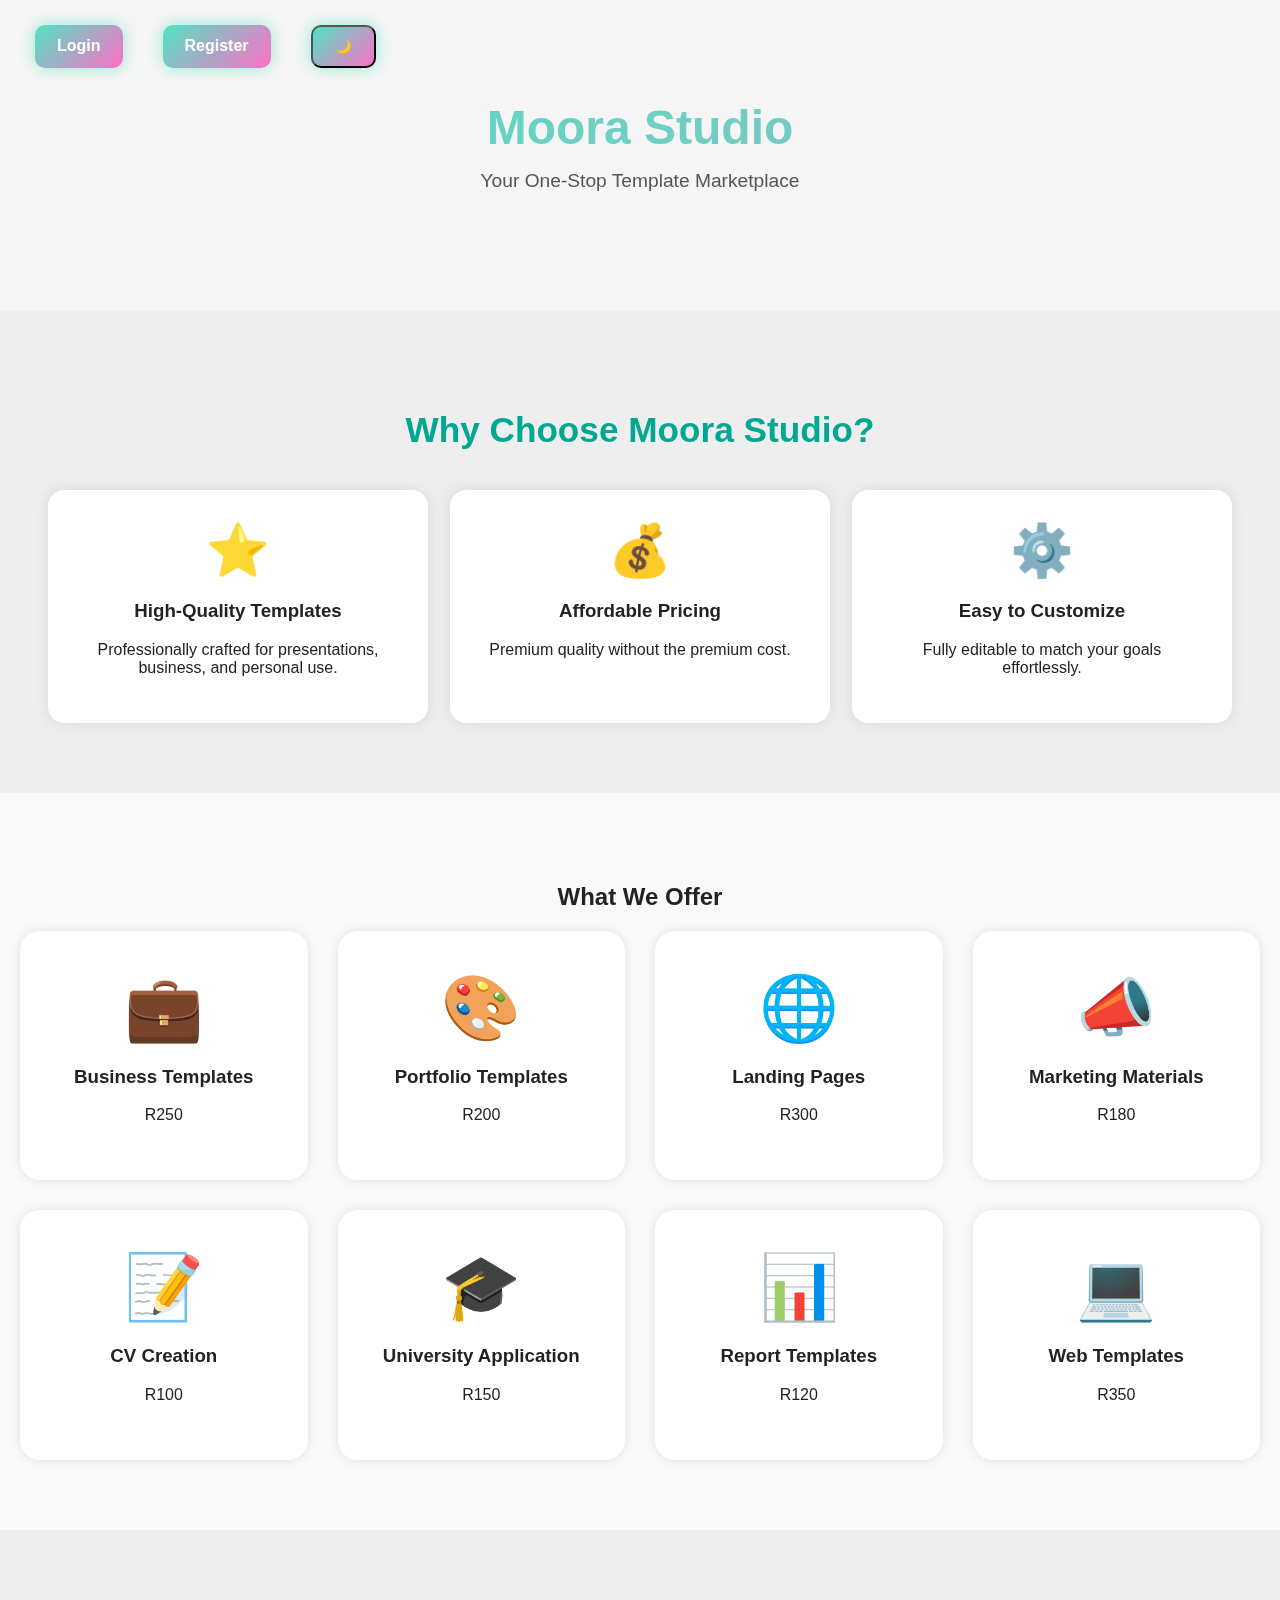
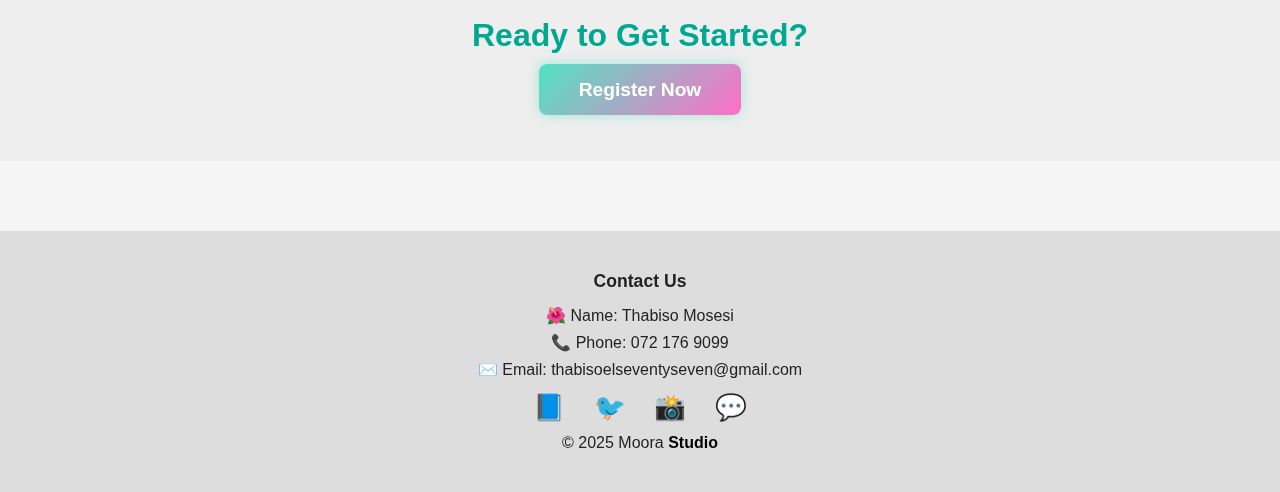
<file: index.html>
<!DOCTYPE html>
<html lang="en">
<head>
<meta charset="UTF-8">
<meta name="viewport" content="width=device-width, initial-scale=1.0">
<title>Moora Studio - Template Marketplace</title>
<link rel="stylesheet" href="style.css">

<style>
/* Footer Inline Styling */
.footer {
    background: #d3d3d3;
    padding: 2em 1em;
    text-align: center;
    font-family: Arial, sans-serif;
    color: #000;
}

.footer p {
    margin: 0.5em 0;
    font-size: 1rem;
}

.footer strong {
    display: block;
    margin-bottom: 0.8em;
    font-size: 1.1rem;
}

.footer .social-icons {
    margin: 0.8em 0;
}

.footer .social-icons a {
    text-decoration: none;
    font-size: 1.6rem;
    margin: 0 12px;
    display: inline-block;
    transition: transform 0.2s;
}

.footer .social-icons a:hover {
    transform: translateY(-4px);
}

.footer .brand-highlight {
    font-weight: bold;
    color: #000;
}
</style>
</head>
<body>

<!-- Floating Techy Dots Background -->
<div class="floating-dots">
    <span></span><span></span><span></span><span></span><span></span><span></span>
</div>

<!-- Top Navigation -->
<div class="top-left-nav">
    <a href="login.html" class="btn small-btn">Login</a>
    <a href="register.html" class="btn small-btn">Register</a>
    <button id="theme-toggle" class="btn small-btn"></button>
</div>

<!-- Header -->
<header class="header">
    <h1>Moora Studio</h1>
    <p class="tagline">Your One-Stop Template Marketplace</p>
</header>

<!-- Features Section -->
<section class="features">
    <h2>Why Choose Moora Studio?</h2>
    <div class="feature-cards">
        <div class="feature-card">
            <div class="feature-icon">⭐</div>
            <h3>High-Quality Templates</h3>
            <p>Professionally crafted for presentations, business, and personal use.</p>
        </div>
        <div class="feature-card">
            <div class="feature-icon">💰</div>
            <h3>Affordable Pricing</h3>
            <p>Premium quality without the premium cost.</p>
        </div>
        <div class="feature-card">
            <div class="feature-icon">⚙️</div>
            <h3>Easy to Customize</h3>
            <p>Fully editable to match your goals effortlessly.</p>
        </div>
    </div>
</section>

<!-- What We Offer -->
<section class="what-we-offer">
    <h2>What We Offer</h2>
    <div class="offer-cards">
        <div class="offer-card"><div class="offer-icon large-icon">💼</div><h3>Business Templates</h3><p class="template-price">R250</p></div>
        <div class="offer-card"><div class="offer-icon large-icon">🎨</div><h3>Portfolio Templates</h3><p class="template-price">R200</p></div>
        <div class="offer-card"><div class="offer-icon large-icon">🌐</div><h3>Landing Pages</h3><p class="template-price">R300</p></div>
        <div class="offer-card"><div class="offer-icon large-icon">📣</div><h3>Marketing Materials</h3><p class="template-price">R180</p></div>
        <div class="offer-card"><div class="offer-icon large-icon">📝</div><h3>CV Creation</h3><p class="template-price">R100</p></div>
        <div class="offer-card"><div class="offer-icon large-icon">🎓</div><h3>University Application</h3><p class="template-price">R150</p></div>
        <div class="offer-card"><div class="offer-icon large-icon">📊</div><h3>Report Templates</h3><p class="template-price">R120</p></div>
        <div class="offer-card"><div class="offer-icon large-icon">💻</div><h3>Web Templates</h3><p class="template-price">R350</p></div>
    </div>
</section>

<!-- CTA Section -->
<section class="cta">
    <h2>Ready to Get Started?</h2>
    <a href="register.html" class="btn btn-large cta-btn">Register Now</a>
</section>

<!-- Footer -->
<footer class="footer">
    <p><strong>Contact Us</strong></p>
    <p>🌺 Name: Thabiso Mosesi</p>
    <p>📞 Phone: 072 176 9099</p>
    <p>✉️ Email: thabisoelseventyseven@gmail.com</p>
    <div class="social-icons">
        <a href="#">📘</a>
        <a href="#">🐦</a>
        <a href="#">📸</a>
        <a href="#">💬</a>
    </div>
    <p>© 2025 Moora <span class="brand-highlight">Studio</span></p>
</footer>

<script>
const themeToggle = document.getElementById("theme-toggle");

// Default light mode on landing page
const savedTheme = localStorage.getItem("theme") || "light";
if(savedTheme === "light") {
    document.body.classList.add("light-theme");
    themeToggle.textContent = "🌙"; // switch to dark
} else {
    document.body.classList.remove("light-theme");
    themeToggle.textContent = "☀️"; // switch to light
}

// Toggle theme
themeToggle.addEventListener("click", () => {
    document.body.classList.toggle("light-theme");
    if(document.body.classList.contains("light-theme")){
        themeToggle.textContent = "🌙";
        localStorage.setItem("theme","light");
    } else {
        themeToggle.textContent = "☀️";
        localStorage.setItem("theme","dark");
    }
});
</script>

</body>
</html>
</file>
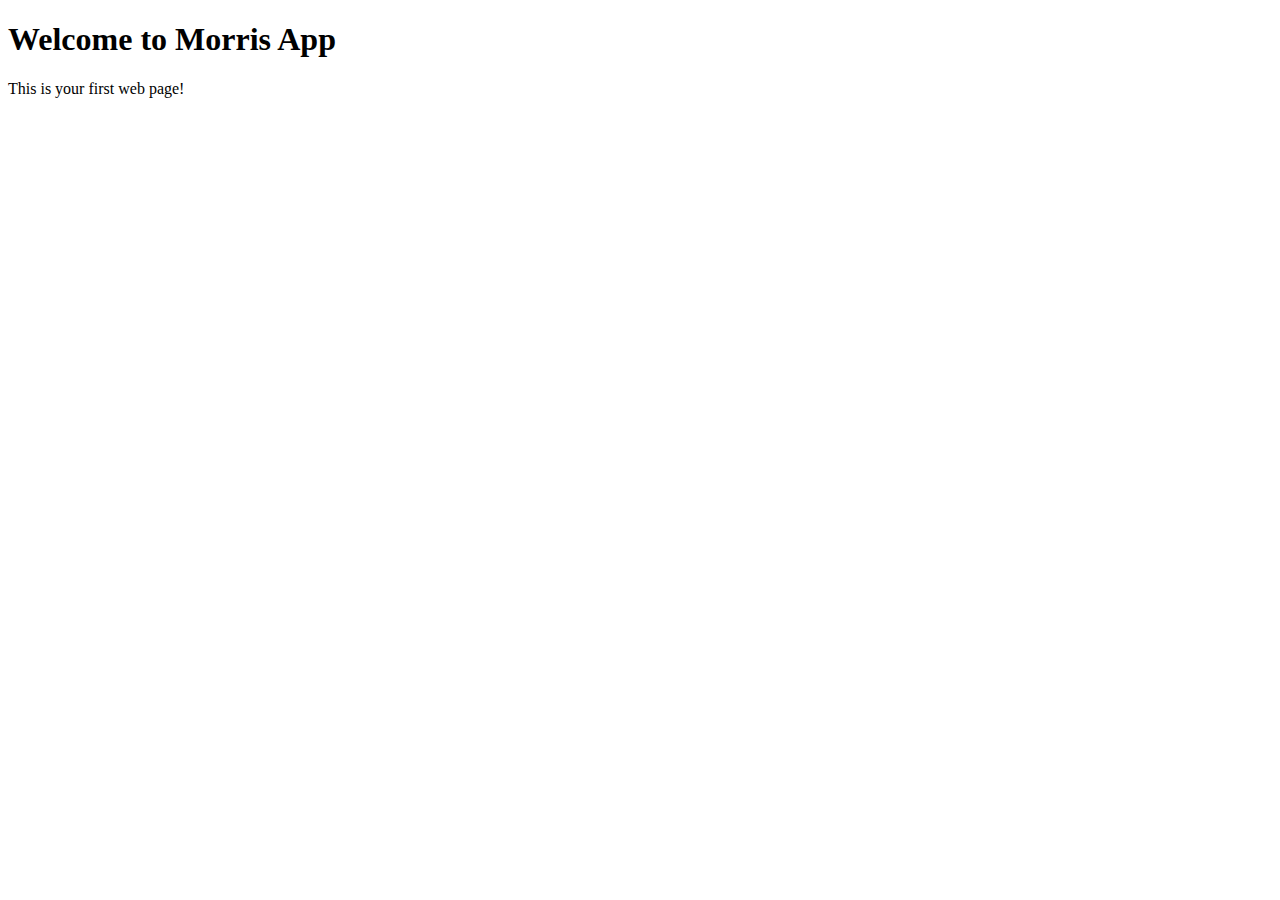
<file: WebApplication1/wwwroot/index.html>
﻿<!DOCTYPE html>
<html lang="en">
<head>
    <meta charset="UTF-8">
    <meta name="viewport" content="width=device-width, initial-scale=1.0">
    <title>Morris App</title>
</head>
<body>
    <h1>Welcome to Morris App</h1>
    <p>This is your first web page!</p>
</body>
</html>
</file>
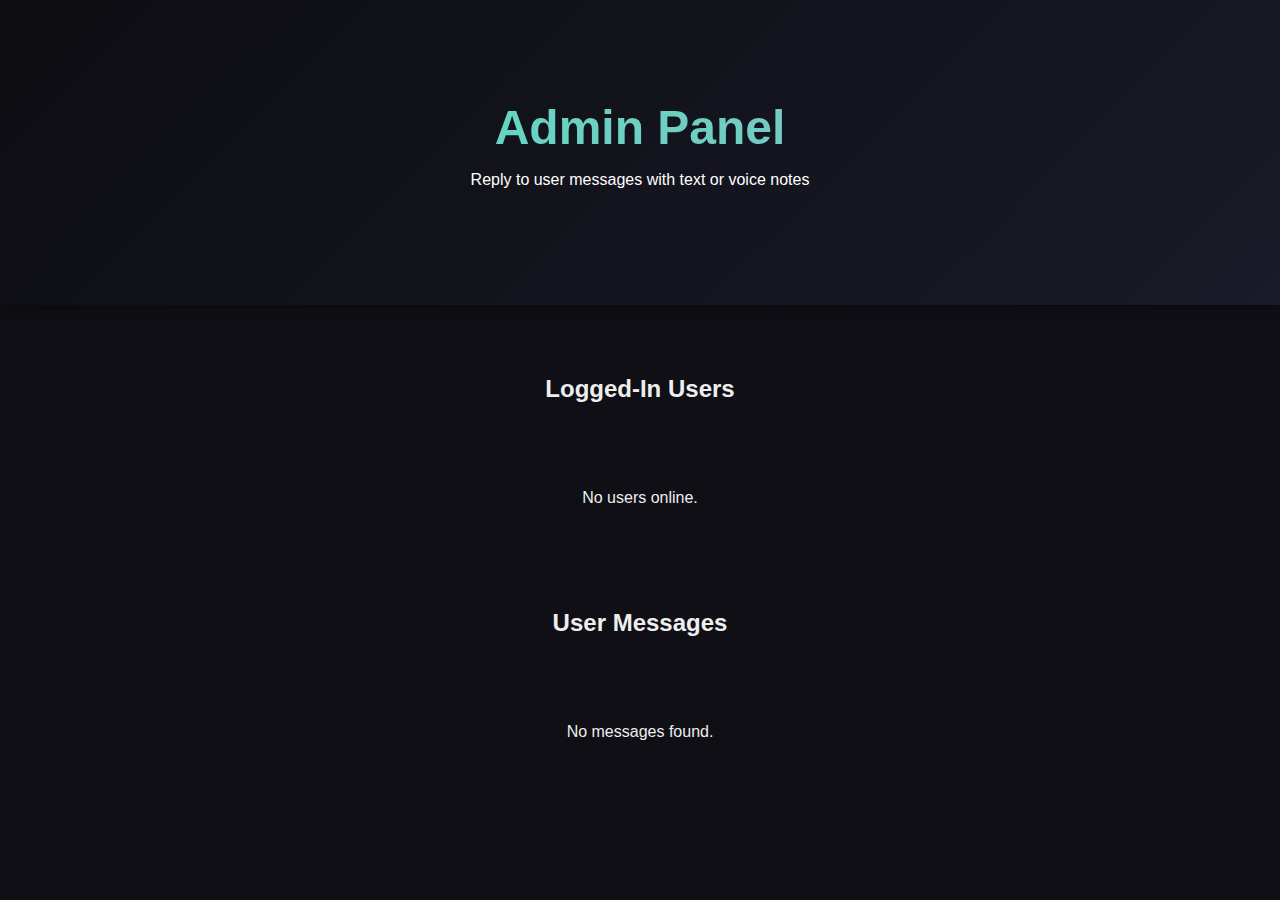
<file: Admin-Panel.html>
<!DOCTYPE html>
<html lang="en">
<head>
<meta charset="UTF-8">
<meta name="viewport" content="width=device-width, initial-scale=1.0">
<title>Admin Panel - Moora Studio</title>
<link rel="stylesheet" href="style.css">
<style>
.admin-card { background:#1c1c27; padding:1.2em; margin:1em 0; border-radius:12px; color:#fff; border:1px solid #333; }
.admin-card h3 { color:#ff6ec7; margin-bottom:0.5em; }
textarea { width:100%; height:80px; margin-top:0.7em; border-radius:8px; padding:6px; background:#1c1c27; color:#fff; border:1px solid #333; resize:vertical; }
.voice-controls { display:flex; gap:12px; margin-top:8px; align-items:center; }
.voice-controls button { padding:8px 14px; background:linear-gradient(135deg,#50e3c2,#ff6ec7); border:none; color:white; border-radius:8px; cursor:pointer; font-weight:bold; }
.voice-play { margin-top:8px; }
.delete-btn { background:#ff4d4d; color:white; border:none; padding:6px 12px; border-radius:6px; cursor:pointer; margin-left:6px; }
.status { font-weight:bold; color:#50e3c2; margin-bottom:4px; }
#loggedUsers { margin-bottom:1em; }
</style>
</head>
<body>

<header class="header">
    <h1>Admin Panel</h1>
    <p>Reply to user messages with text or voice notes</p>
</header>

<section class="dashboard-container">
    <h2>Logged-In Users</h2>
    <div id="loggedUsers"></div>

    <h2>User Messages</h2>
    <div id="adminMessagesContainer"></div>
</section>

<script>
// --- Track logged-in users ---
const loggedUsersContainer = document.getElementById("loggedUsers");
function showLoggedUsers(){
    let sessions = JSON.parse(localStorage.getItem("activeUsers")||"[]");
    loggedUsersContainer.innerHTML="";
    if(sessions.length===0){ loggedUsersContainer.innerHTML="<p>No users online.</p>"; return; }
    sessions.forEach((u,i)=>{
        const div=document.createElement("div");
        div.className="admin-card";
        div.innerHTML=`<h3>${u.name} (${u.email})</h3>
        <button class="delete-btn" onclick="deleteUser(${i})">Force Logout</button>`;
        loggedUsersContainer.appendChild(div);
    });
}
function deleteUser(index){
    if(!confirm("Force logout this user?")) return;
    let sessions = JSON.parse(localStorage.getItem("activeUsers")||"[]");
    sessions.splice(index,1);
    localStorage.setItem("activeUsers", JSON.stringify(sessions));
    showLoggedUsers();
}
showLoggedUsers();

// --- Admin Inbox ---
const adminMessagesContainer = document.getElementById("adminMessagesContainer");

function loadUserMessages(){
    const inbox = JSON.parse(localStorage.getItem("inbox") || "[]");
    adminMessagesContainer.innerHTML = "";
    if(inbox.length===0){ adminMessagesContainer.innerHTML="<p>No messages found.</p>"; return; }

    inbox.forEach((msg,index)=>{
        const div=document.createElement("div");
        div.classList.add("admin-card");

        const statusText = msg.reply ? "Replied" : "Pending";
        const userVoiceHTML = msg.voice ? `<div class="voice-play"><strong>User VC:</strong><br>
            <audio controls src="${msg.voice}"></audio>
            <button class="delete-btn" onclick="deleteUserVoice(${index})">Delete User VC</button></div>` : "";
        const adminVoiceHTML = msg.adminVoice ? `<div class="voice-play"><strong>Admin VC:</strong><br>
            <audio controls src="${msg.adminVoice}"></audio>
            <button class="delete-btn" onclick="deleteAdminVoice(${index})">Delete Admin VC</button></div>` : "";

        div.innerHTML = `
            <p class="status">Status: ${statusText}</p>
            <h3>${msg.user} (${msg.email})</h3>
            <p><strong>Templates:</strong> ${msg.templates.join(" | ")}</p>
            <p>${msg.message||""}</p>
            ${userVoiceHTML}
            ${adminVoiceHTML}
            
            <textarea id="replyText-${index}" placeholder="Write reply...">${msg.reply?msg.reply:""}</textarea>
            
            <div class="voice-controls">
                <button id="recordBtn-${index}">🎤 Record Reply VC</button>
                <button id="stopBtn-${index}" disabled>⏹ Stop & Save</button>
                <audio id="voicePreview-${index}" controls style="display:none;margin-top:10px;"></audio>
            </div>
            
            <button class="btn" onclick="sendReply(${index})">Send Reply</button>
            <button class="delete-btn" onclick="deleteMessage(${index})">Delete Message</button>
        `;
        adminMessagesContainer.appendChild(div);

        setupVoiceRecording(index);
    });
}

// --- Voice recording ---
function setupVoiceRecording(index){
    let mediaRecorder, audioChunks=[];
    const recordBtn = document.getElementById(`recordBtn-${index}`);
    const stopBtn = document.getElementById(`stopBtn-${index}`);
    const voicePreview = document.getElementById(`voicePreview-${index}`);

    recordBtn.addEventListener("click", async ()=>{
        if(!navigator.mediaDevices || !navigator.mediaDevices.getUserMedia){ alert("Browser does not support audio recording."); return; }
        const stream = await navigator.mediaDevices.getUserMedia({ audio: true });
        mediaRecorder = new MediaRecorder(stream);
        audioChunks=[];
        mediaRecorder.addEventListener("dataavailable", e=>audioChunks.push(e.data));
        mediaRecorder.addEventListener("stop", ()=>{
            const blob = new Blob(audioChunks, { type: 'audio/webm' });
            const url = URL.createObjectURL(blob);
            voicePreview.src=url; voicePreview.style.display="block";
            const reader = new FileReader();
            reader.onloadend=()=>{ 
                let inbox = JSON.parse(localStorage.getItem("inbox")||"[]");
                inbox[index].adminVoice = reader.result;
                localStorage.setItem("inbox", JSON.stringify(inbox));
            };
            reader.readAsDataURL(blob);
        });
        mediaRecorder.start();
        recordBtn.disabled=true; stopBtn.disabled=false;
    });

    stopBtn.addEventListener("click", ()=>{
        mediaRecorder.stop();
        recordBtn.disabled=false; stopBtn.disabled=true;
    });
}

// --- Send reply ---
function sendReply(index){
    const replyText = document.getElementById(`replyText-${index}`).value.trim();
    let inbox = JSON.parse(localStorage.getItem("inbox") || "[]");
    if(!replyText && !inbox[index].adminVoice){ alert("Add text or voice reply."); return; }
    inbox[index].reply = replyText;
    inbox[index].repliedAt = new Date().toISOString();
    localStorage.setItem("inbox", JSON.stringify(inbox));
    alert("Reply saved.");
    loadUserMessages();
}

// --- Delete notes / messages ---
function deleteUserVoice(index){
    if(!confirm("Delete this user's VC?")) return;
    let inbox = JSON.parse(localStorage.getItem("inbox")||"[]");
    inbox[index].voice=null;
    localStorage.setItem("inbox", JSON.stringify(inbox));
    loadUserMessages();
}
function deleteAdminVoice(index){
    if(!confirm("Delete this admin VC?")) return;
    let inbox = JSON.parse(localStorage.getItem("inbox")||"[]");
    inbox[index].adminVoice=null;
    localStorage.setItem("inbox", JSON.stringify(inbox));
    loadUserMessages();
}
function deleteMessage(index){
    if(!confirm("Delete this message permanently?")) return;
    let inbox = JSON.parse(localStorage.getItem("inbox")||"[]");
    inbox.splice(index,1);
    localStorage.setItem("inbox", JSON.stringify(inbox));
    loadUserMessages();
}

loadUserMessages();
</script>
</body>
</html>
</file>
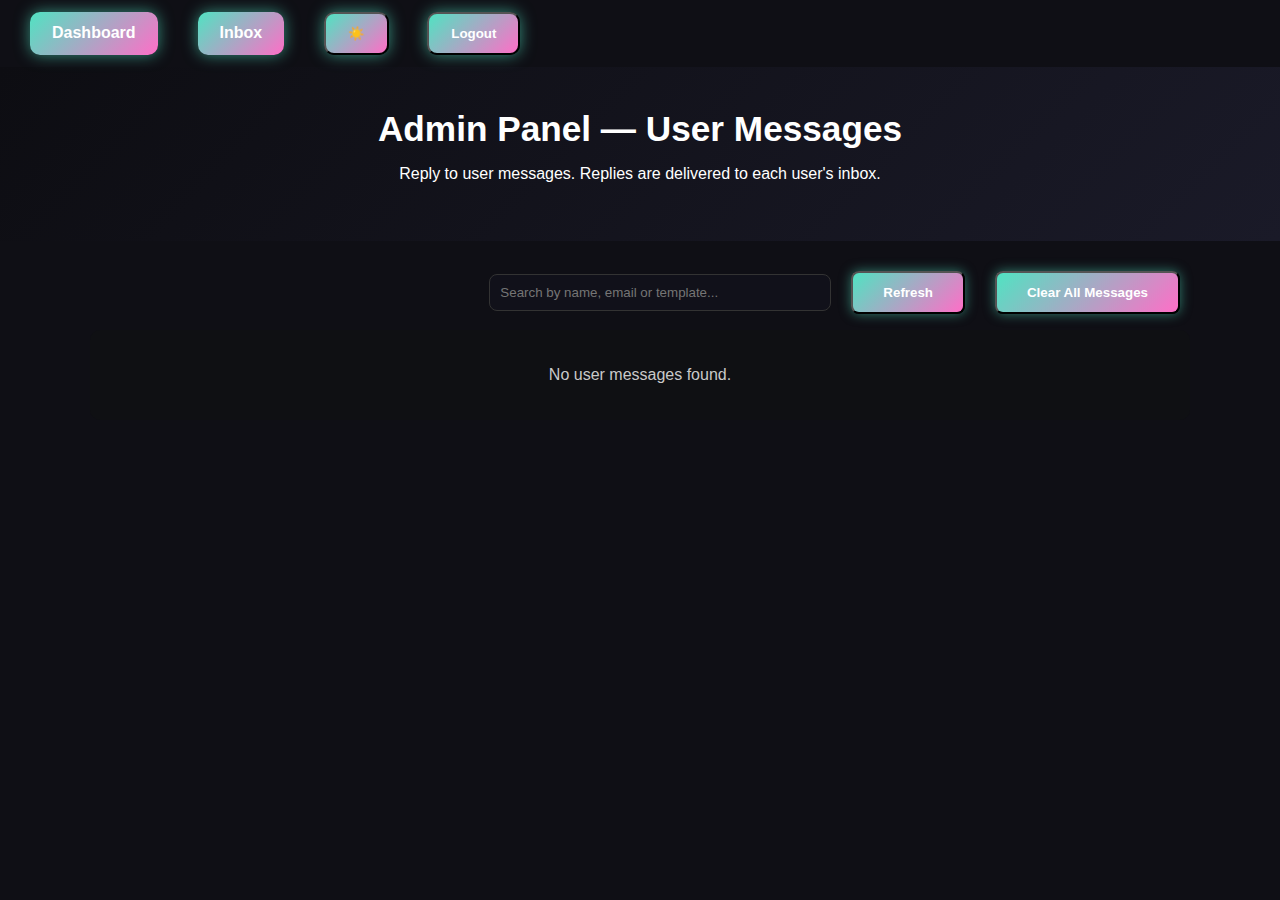
<file: admin.html>
<!DOCTYPE html>
<html lang="en">
<head>
<meta charset="utf-8" />
<meta name="viewport" content="width=device-width,initial-scale=1" />
<title>Admin Panel - Moora Studio</title>
<link rel="stylesheet" href="style.css">

<style>
/* Admin panel — inline styles to complement style.css */
.admin-header {
  padding: 42px 20px;
  text-align: center;
  background: linear-gradient(135deg,#0d0d12,#1a1a28);
  color: white;
}
.admin-header h1{ margin:0; font-size:2.2rem; }
.admin-container { max-width:1100px; margin:30px auto; padding: 0 20px 60px; }

.admin-controls {
  display:flex;
  gap:10px;
  justify-content:flex-end;
  margin-bottom:16px;
  align-items:center;
}

.admin-card {
  background: linear-gradient(180deg,#11111a,#0f0f15);
  border-radius:12px;
  padding:18px;
  margin-bottom:18px;
  box-shadow:0 6px 18px rgba(0,0,0,0.35);
  border-left:6px solid #ff6ec7;
  color: #eaeaea;
}

.admin-card h3 { margin:0 0 6px 0; font-size:1.15rem; color:#ffd6f0; }
.meta { font-size:0.9rem; color:#bfc7d1; margin-bottom:8px; }

.message-body { background:#0b0b11; padding:12px; border-radius:8px; color:#ddd; margin-bottom:10px; white-space:pre-wrap; }
.reply-box { margin-top:10px; display:flex; gap:10px; align-items:flex-start; }
.reply-textarea {
  width:100%;
  min-height:88px;
  padding:12px;
  border-radius:8px;
  border:1px solid #333;
  background:#0f0f15;
  color:#eee;
  resize:vertical;
  font-size:0.95rem;
}
.reply-btn { padding:10px 14px; background:linear-gradient(135deg,#50e3c2,#ff6ec7); border:none; color:white; border-radius:8px; font-weight:bold; cursor:pointer; }
.del-btn { padding:8px 12px; background:#ff6e6e; border:none; color:white; border-radius:8px; cursor:pointer; }

.status-pill { display:inline-block; padding:6px 10px; border-radius:999px; font-weight:700; font-size:0.79rem; margin-left:10px; }
.pending { background:orange; color:black; }
.replied { background:#66ff99; color:black; }

.empty { text-align:center; color:#c9c9c9; padding:36px; background:#0f1013; border-radius:10px; }

/* responsive */
@media (max-width:720px){
  .admin-controls { justify-content:center; flex-wrap:wrap; }
  .reply-box { flex-direction:column; }
}
</style>
</head>
<body>

<!-- Top nav -->
<div class="top-left-nav" style="position:static;padding:12px 20px;background:transparent;">
  <a href="dashboard.html" class="btn small-btn">Dashboard</a>
  <a href="inbox.html" class="btn small-btn">Inbox</a>
  <button id="theme-toggle" class="btn small-btn">☀️</button>
  <button id="logoutBtn" class="btn small-btn" style="margin-left:8px;">Logout</button>
</div>

<header class="admin-header">
  <h1>Admin Panel — User Messages</h1>
  <p class="tagline">Reply to user messages. Replies are delivered to each user's inbox.</p>
</header>

<main class="admin-container">
  <div class="admin-controls">
    <input id="searchInput" placeholder="Search by name, email or template..." style="padding:10px;border-radius:8px;border:1px solid #333;background:#11111a;color:#eee;width:320px" />
    <button id="refreshBtn" class="btn">Refresh</button>
    <button id="clearAllBtn" class="btn" title="Delete all messages">Clear All Messages</button>
  </div>

  <section id="messagesList"></section>
</main>

<script>
// Theme toggle (keeps consistent with other pages)
const themeToggle = document.getElementById("theme-toggle");
if(localStorage.getItem('theme') === 'light'){
  document.body.classList.add('light-theme');
  themeToggle.textContent = '🌙';
} else {
  themeToggle.textContent = '☀️';
}
themeToggle.addEventListener('click', () => {
  document.body.classList.toggle('light-theme');
  if(document.body.classList.contains('light-theme')) {
    themeToggle.textContent = '🌙';
    localStorage.setItem('theme','light');
  } else {
    themeToggle.textContent = '☀️';
    localStorage.setItem('theme','dark');
  }
});

// Logout button (returns to login)
document.getElementById('logoutBtn').addEventListener('click', () => {
  sessionStorage.clear();
  window.location.href = 'login.html';
});

// Core containers
const messagesList = document.getElementById('messagesList');
const searchInput = document.getElementById('searchInput');
const refreshBtn = document.getElementById('refreshBtn');
const clearAllBtn = document.getElementById('clearAllBtn');

// Load every message from localStorage inbox (this is where user messages go)
function loadAdminMessages(filter = '') {
  // inbox array: stored by dashboard when user sends message
  const inbox = JSON.parse(localStorage.getItem('inbox') || '[]');

  // If no messages at all
  if(!inbox || inbox.length === 0){
    messagesList.innerHTML = `<div class="empty">No user messages found.</div>`;
    return;
  }

  // Optionally filter by search term
  const q = filter.trim().toLowerCase();
  const filtered = q ? inbox.filter(m =>
    (m.user && m.user.toLowerCase().includes(q)) ||
    (m.email && m.email.toLowerCase().includes(q)) ||
    (m.templates && m.templates.join(' | ').toLowerCase().includes(q)) ||
    (m.message && m.message.toLowerCase().includes(q))
  ) : inbox;

  // Build UI
  messagesList.innerHTML = '';
  filtered.forEach((msg, idx) => {
    // Create card
    const card = document.createElement('div');
    card.className = 'admin-card';

    // status
    const statusHTML = msg.reply ? `<span class="status-pill replied">Replied</span>` : `<span class="status-pill pending">Pending</span>`;

    // timestamp when present
    const ts = msg.sentAt ? ` • ${new Date(msg.sentAt).toLocaleString()}` : '';

    card.innerHTML = `
      <div style="display:flex;justify-content:space-between;gap:12px;align-items:flex-start">
        <div style="flex:1 1 0">
          <h3>${msg.user || 'Unknown user'} <small style="color:#b9c6d6;font-weight:600">(${msg.email || 'no-email'})</small>${statusHTML}</h3>
          <div class="meta">Templates: ${msg.templates ? msg.templates.join(' | ') : '(none)'}${ts}</div>
        </div>
        <div style="text-align:right">
          <button class="del-btn" data-index="${idx}">Delete</button>
        </div>
      </div>

      <div class="message-body"><strong>User message:</strong><br>${escapeHtml(msg.message || '')}</div>

      ${msg.reply ? `
        <div class="reply-box" style="margin-bottom:8px">
          <div style="flex:1">
            <p><strong>Admin reply:</strong></p>
            <p style="color:#cbeff7">${escapeHtml(msg.reply)}</p>
          </div>
        </div>
      ` : ''}

      <div class="reply-box">
        <textarea class="reply-textarea" id="reply-${idx}" placeholder="Write a reply to this user...">${msg.reply ? msg.reply : ''}</textarea>
        <div style="display:flex;flex-direction:column;gap:8px">
          <button class="reply-btn" data-index="${idx}">Send Reply</button>
          <small style="color:#9aa3b2">Reply will appear in the user's inbox.</small>
        </div>
      </div>
    `;

    messagesList.appendChild(card);
  });

  // wire delete and reply handlers (use event delegation)
  // Delete buttons
  messagesList.querySelectorAll('.del-btn').forEach(btn => {
    btn.addEventListener('click', (e) => {
      const i = parseInt(btn.getAttribute('data-index'));
      deleteMessageByFilteredIndex(i, filtered, inbox);
    });
  });

  // Reply buttons
  messagesList.querySelectorAll('.reply-btn').forEach(btn => {
    btn.addEventListener('click', () => {
      const i = parseInt(btn.getAttribute('data-index'));
      const textarea = document.getElementById(`reply-${i}`);
      if(!textarea) return;
      const text = textarea.value.trim();
      if(!text){
        alert('Reply cannot be empty.');
        return;
      }
      sendReplyToInboxMessage(filtered[i], text);
    });
  });
}

// Escape helper for safe rendering
function escapeHtml(str = ''){
  return String(str)
    .replaceAll('&','&amp;')
    .replaceAll('<','&lt;')
    .replaceAll('>','&gt;')
    .replaceAll('"','&quot;')
    .replaceAll("'",'&#039;')
    .replaceAll('\n','<br>');
}

// Delete message by finding it in the real inbox array and removing it
function deleteMessageByFilteredIndex(filteredIndex, filteredArray, fullInbox){
  const target = filteredArray[filteredIndex];
  if(!target) return;
  if(!confirm('Delete this user message? This action cannot be undone.')) return;

  // find index in the real inbox
  const idx = fullInbox.findIndex(m =>
    m.email === target.email &&
    m.message === target.message &&
    JSON.stringify(m.templates) === JSON.stringify(target.templates) &&
    (m.sentAt || '') === (target.sentAt || '')
  );
  if(idx > -1) {
    fullInbox.splice(idx,1);
    localStorage.setItem('inbox', JSON.stringify(fullInbox));
    loadAdminMessages(searchInput.value);
    // notify: update inbox badge for users (dashboard reads inbox length)
    alert('Message deleted.');
  } else {
    alert('Could not find message to delete.');
  }
}

// When admin replies: update the inbox entry's .reply and .repliedAt
function sendReplyToInboxMessage(targetMessage, replyText){
  let inbox = JSON.parse(localStorage.getItem('inbox') || '[]');
  // find message index (first match)
  const realIndex = inbox.findIndex(m =>
    m.email === targetMessage.email &&
    m.message === targetMessage.message &&
    JSON.stringify(m.templates) === JSON.stringify(targetMessage.templates) &&
    (m.sentAt || '') === (targetMessage.sentAt || '')
  );

  if(realIndex === -1){
    alert('Message not found (may have been deleted). Refreshing list.');
    loadAdminMessages(searchInput.value);
    return;
  }

  inbox[realIndex].reply = replyText;
  inbox[realIndex].repliedAt = new Date().toISOString();
  localStorage.setItem('inbox', JSON.stringify(inbox));

  alert('Reply saved and will appear in the user inbox.');
  loadAdminMessages(searchInput.value);
  // optional: you could implement a small log or send a notification
}

// Refresh / search handlers
refreshBtn.addEventListener('click', () => loadAdminMessages(searchInput.value));
searchInput.addEventListener('input', () => loadAdminMessages(searchInput.value));

// Clear all (admin action)
clearAllBtn.addEventListener('click', () => {
  if(!confirm('Clear ALL inbox messages? This cannot be undone.')) return;
  localStorage.removeItem('inbox');
  loadAdminMessages();
});

// initial load
loadAdminMessages();
</script>

</body>
</html>
</file>
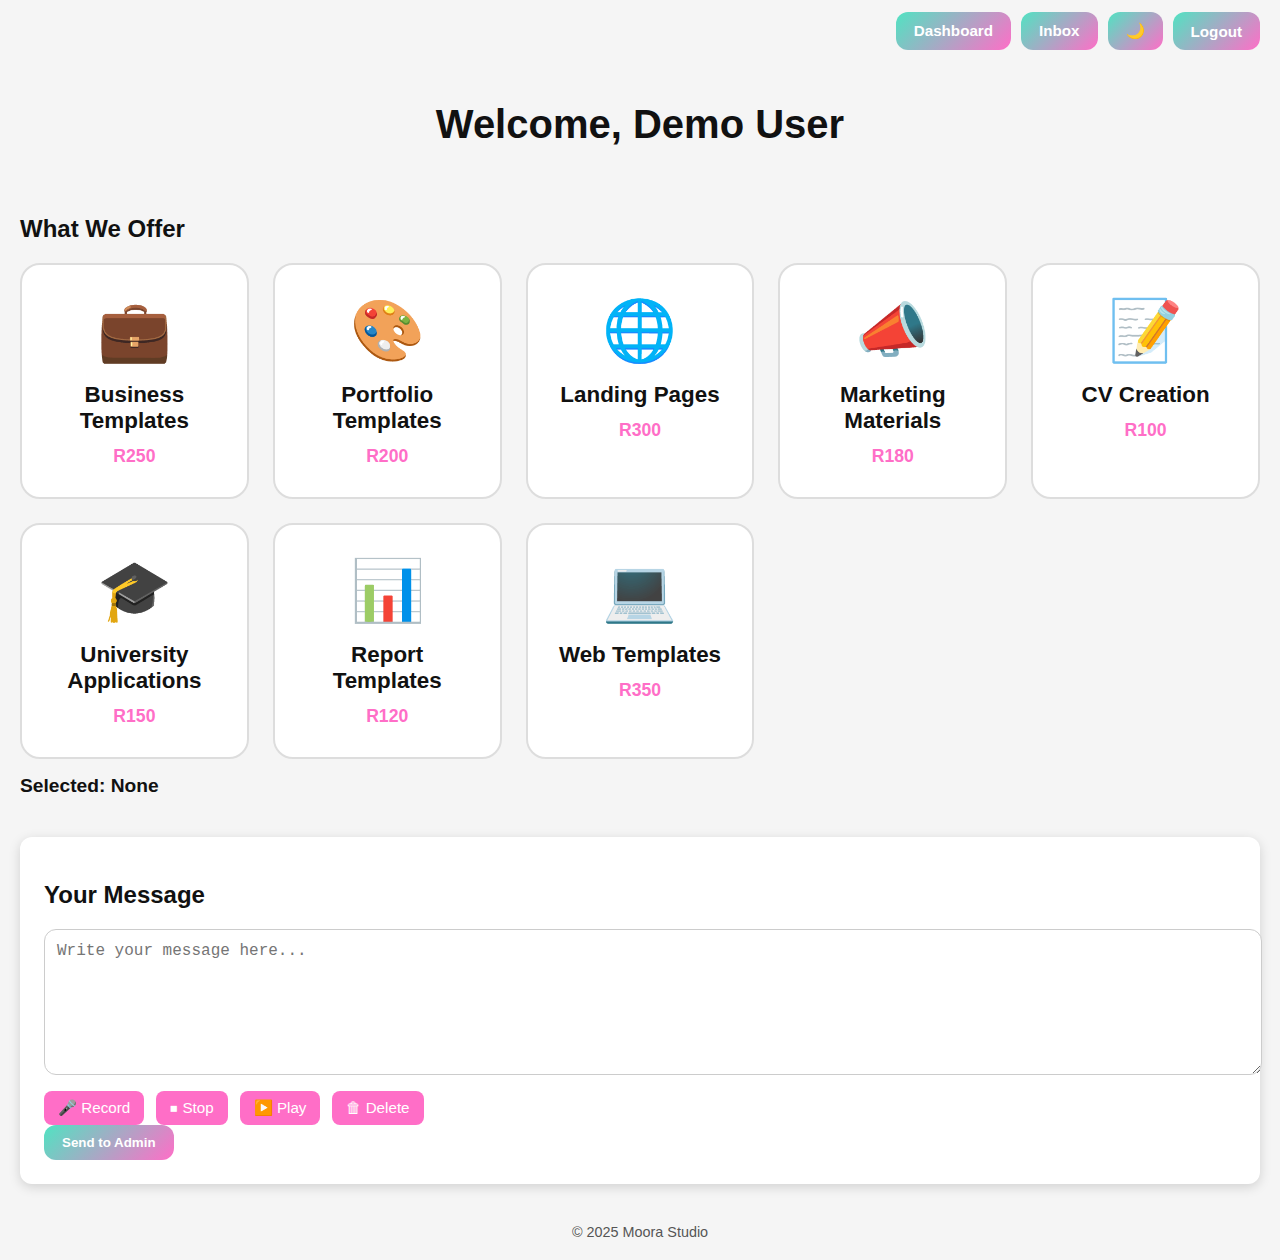
<file: dashboard.html>
<!DOCTYPE html>
<html lang="en">
<head>
<meta charset="utf-8">
<meta name="viewport" content="width=device-width, initial-scale=1">
<title>Dashboard - Moora Studio</title>
<style>
/* ---------------- GLOBAL ---------------- */
body {
    font-family: Arial, sans-serif;
    margin:0;
    background: #f5f5f5;
    color: #111;
    transition: background 0.3s, color 0.3s;
}
body.dark-theme {
    background:#0f0f15;
    color:#eee;
}

/* Top navigation */
.top-left-nav {
    display:flex;
    gap:10px;
    flex-wrap:wrap;
    justify-content:flex-end;
    padding:12px 20px;
}
.btn {
    padding:10px 18px;
    border:none;
    border-radius:12px;
    cursor:pointer;
    font-weight:600;
    text-decoration:none;
    background:linear-gradient(135deg,#50e3c2,#ff6ec7);
    color:#fff;
    transition: transform 0.2s;
}
.btn:hover { transform: scale(1.05); }
.small-btn { font-size:0.95rem; }

/* Header */
.header {
    text-align:center;
    padding:40px 20px 20px;
}
.header h1 { font-size:2.5rem; margin:0 0 8px; }

/* Templates Section */
.dashboard-container { max-width:1400px; margin:auto; padding:20px; }
.dashboard-cards {
    display:grid;
    grid-template-columns: repeat(auto-fit, minmax(220px, 1fr));
    gap:24px;
    margin-top:20px;
}
.dashboard-card {
    background:#ffffff;
    border-radius:20px;
    padding:30px 20px;
    text-align:center;
    cursor:pointer;
    border:2px solid #ddd;
    transition: transform 0.2s, border 0.2s, box-shadow 0.2s;
}
.dashboard-card:hover { 
    transform: translateY(-6px);
    box-shadow: 0 10px 20px rgba(0,0,0,0.15);
}
.dashboard-card.selected { border:3px solid #ff6ec7; }
.dashboard-card .icon { font-size:60px; margin-bottom:16px; }
.dashboard-card .name { font-size:1.4rem; font-weight:700; }
.dashboard-card .price { margin-top:12px; font-weight:bold; color:#ff6ec7; font-size:1.1rem; }

/* Selected templates display */
.selected-templates { margin-top:16px; font-size:1.2rem; font-weight:600; }
.selected-templates span { margin-right:12px; }

/* Message Box */
.message-card {
    background:#ffffff;
    border-radius:12px;
    padding:24px;
    margin-top:40px;
    box-shadow:0 3px 12px rgba(0,0,0,0.15);
}
.message-card textarea {
    width:100%;
    min-height:120px;
    border-radius:12px;
    border:1px solid #ccc;
    padding:12px;
    font-size:1rem;
}

/* Voice controls */
.voice-controls {
    display:flex;
    gap:12px;
    margin-top:12px;
    flex-wrap:wrap;
}
.voice-controls button {
    padding:8px 14px;
    border-radius:8px;
    border:none;
    cursor:pointer;
    background:#ff6ec7;
    color:white;
    font-size:0.95rem;
}

/* Footer */
footer { text-align:center; padding:20px; color:#555; font-size:0.9rem; }

/* Notification badge */
.badge {
    background: #ff6ec7;
    border-radius: 999px;
    padding: 3px 9px;
    font-size: 0.85rem;
    display: none;
    vertical-align: super;
}
</style>
</head>
<body>

<div class="top-left-nav">
  <a class="btn small-btn" href="dashboard.html">Dashboard</a>
  <a class="btn small-btn" href="inbox.html">
    Inbox <span id="inboxBadge" class="badge">0</span>
  </a>
  <button id="theme-toggle" class="btn small-btn">🌙</button>
  <button id="logoutBtn" class="btn small-btn">Logout</button>
</div>

<header class="header">
  <h1>Welcome, <span id="userName"></span></h1>
</header>

<main class="dashboard-container">

<!-- Templates Section -->
<section>
<h2>What We Offer</h2>
<div id="templatesContainer" class="dashboard-cards"></div>
<p class="selected-templates"><strong>Selected:</strong> <span id="currentTemplates">None</span></p>
</section>

<!-- Message Section -->
<section class="message-card">
<h2>Your Message</h2>
<textarea id="messageBox" placeholder="Write your message here..."></textarea>
<div class="voice-controls">
    <button id="recordBtn">🎤 Record</button>
    <button id="stopBtn" disabled>⏹ Stop</button>
    <button id="playBtn" disabled>▶️ Play</button>
    <button id="deleteBtn" disabled>🗑 Delete</button>
</div>
<button id="sendBtn" class="btn">Send to Admin</button>
<p id="status" style="color:#50e3c2;display:none;margin-top:8px"></p>
</section>

</main>

<footer>© 2025 Moora Studio</footer>

<script>
/* ---------------- USER ---------------- */
let user = JSON.parse(sessionStorage.getItem("user")) || { name: "Demo User", email: "demo@example.com" };
userName.textContent = user.name;

/* ---------------- STORAGE ---------------- */
const getInbox = () => JSON.parse(localStorage.getItem("inbox") || "[]");
const setInbox = d => localStorage.setItem("inbox", JSON.stringify(d));

/* ---------------- TEMPLATES ---------------- */
const templates = [
  {name:"Business Templates",price:"R250",icon:"💼"},
  {name:"Portfolio Templates",price:"R200",icon:"🎨"},
  {name:"Landing Pages",price:"R300",icon:"🌐"},
  {name:"Marketing Materials",price:"R180",icon:"📣"},
  {name:"CV Creation",price:"R100",icon:"📝"},
  {name:"University Applications",price:"R150",icon:"🎓"},
  {name:"Report Templates",price:"R120",icon:"📊"},
  {name:"Web Templates",price:"R350",icon:"💻"}
];

let selected = [];
const templatesContainer = document.getElementById("templatesContainer");
templates.forEach(t => {
  const div = document.createElement("div");
  div.className = "dashboard-card";
  div.innerHTML = `<div class="icon">${t.icon}</div><div class="name">${t.name}</div><div class="price">${t.price}</div>`;
  div.onclick = () => {
    if(!selected.includes(t)){ selected.push(t); div.classList.add("selected"); }
    else { selected = selected.filter(s=>s!==t); div.classList.remove("selected"); }
    currentTemplates.textContent = selected.map(s=>`${s.icon} ${s.name}`).join(" | ") || "None";
  };
  templatesContainer.appendChild(div);
});

/* ---------------- MESSAGE SENDING ---------------- */
const messageBox = document.getElementById("messageBox");
const sendBtn = document.getElementById("sendBtn");
const status = document.getElementById("status");

let audioBlob, mediaRecorder, audioChunks=[];
const recordBtn = document.getElementById("recordBtn");
const stopBtn = document.getElementById("stopBtn");
const playBtn = document.getElementById("playBtn");
const deleteBtn = document.getElementById("deleteBtn");

recordBtn.onclick = async () => {
  const stream = await navigator.mediaDevices.getUserMedia({ audio:true });
  mediaRecorder = new MediaRecorder(stream);
  audioChunks=[];
  mediaRecorder.ondataavailable = e => audioChunks.push(e.data);
  mediaRecorder.start();
  recordBtn.disabled = true; stopBtn.disabled = false;
};

stopBtn.onclick = () => {
  mediaRecorder.stop();
  mediaRecorder.onstop = () => { audioBlob = new Blob(audioChunks,{type:"audio/webm"}); playBtn.disabled=false; deleteBtn.disabled=false; };
  recordBtn.disabled=false; stopBtn.disabled=true;
};
playBtn.onclick = () => { if(audioBlob) new Audio(URL.createObjectURL(audioBlob)).play(); };
deleteBtn.onclick = () => { audioBlob=null; playBtn.disabled=true; deleteBtn.disabled=true; };

sendBtn.onclick = () => {
  if(selected.length===0) return alert("Select at least one template");
  if(!messageBox.value.trim()) return alert("Write a message");

  const inbox = getInbox();
  inbox.push({
    id:"m"+Date.now(),
    userName:user.name,
    userEmail:user.email,
    templates:[...selected],
    userMessage:messageBox.value,
    userVoice:audioBlob || null,
    adminReply:null,
    replyRead:false,
    sentAt:new Date().toISOString()
  });
  setInbox(inbox);

  messageBox.value="";
  selected=[];
  currentTemplates.textContent="None";
  document.querySelectorAll(".dashboard-card.selected").forEach(e=>e.classList.remove("selected"));
  audioBlob=null; stopBtn.disabled=true; playBtn.disabled=true; deleteBtn.disabled=true;

  status.style.display="block"; status.textContent="Message sent to inbox";
  setTimeout(()=>status.style.display="none",2000);
  updateBadge();
};

/* ---------------- NOTIFICATION ---------------- */
const inboxBadge = document.getElementById("inboxBadge");
function updateBadge(){
  const inbox = getInbox();
  const unread = inbox.filter(m=>m.userEmail===user.email && !m.replyRead && m.adminReply).length;
  inboxBadge.style.display = unread ? "inline-block" : "none";
  inboxBadge.textContent = unread;
}
updateBadge();

/* ---------------- LOGOUT ---------------- */
document.getElementById("logoutBtn").onclick = () => { sessionStorage.removeItem("user"); location.href="login.html"; };

/* ---------------- THEME TOGGLE ---------------- */
const themeToggle = document.getElementById("theme-toggle");
themeToggle.textContent="🌙"; // light default
themeToggle.onclick = () => {
  document.body.classList.toggle("dark-theme");
  themeToggle.textContent = document.body.classList.contains("dark-theme") ? "☀️":"🌙";
  localStorage.setItem("theme",document.body.classList.contains("dark-theme")?"dark":"light");
};
</script>
</body>
</html>
</file>
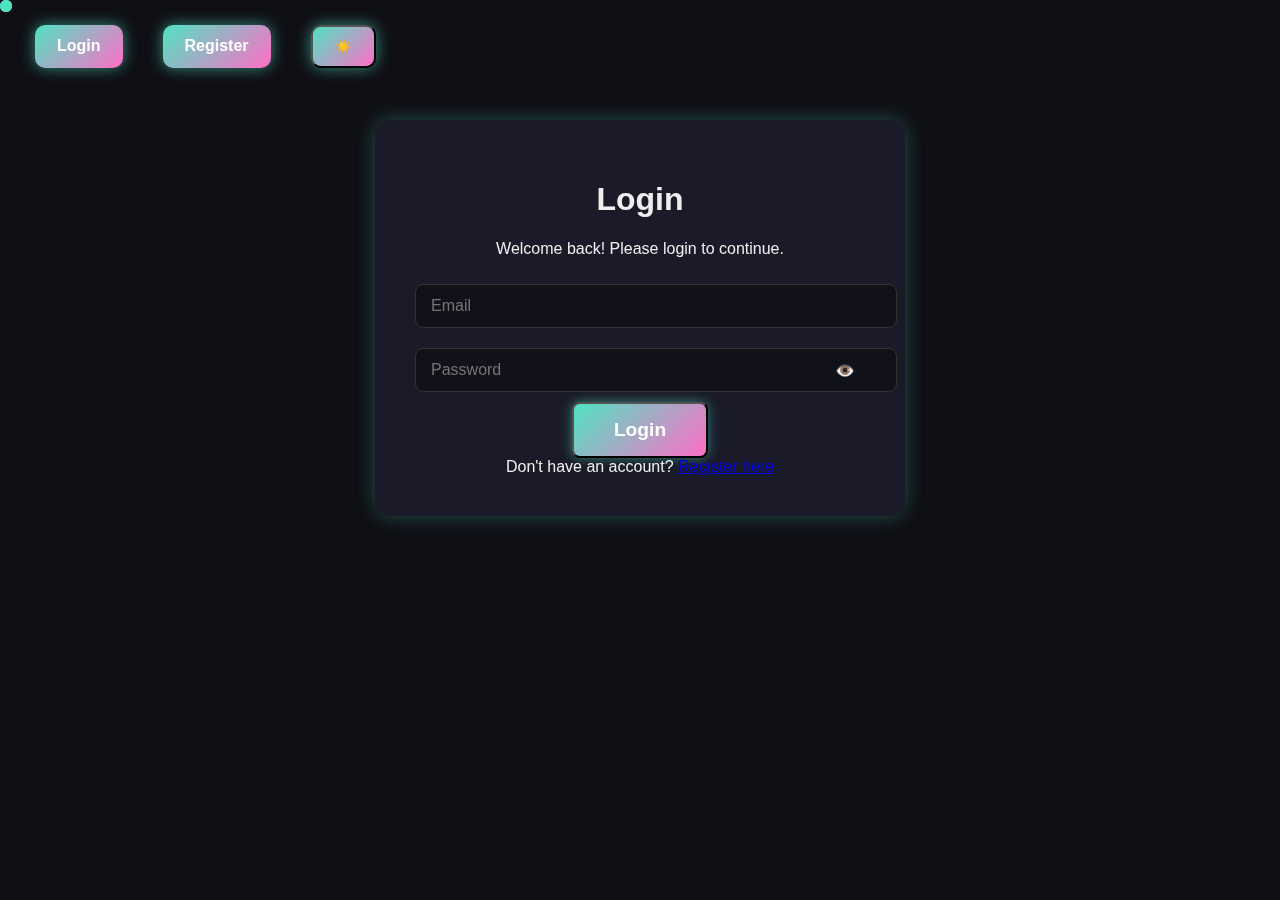
<file: login.html>
﻿<!DOCTYPE html>
<html lang="en">
<head>
<meta charset="UTF-8">
<meta name="viewport" content="width=device-width, initial-scale=1.0">
<title>Login - Moora Studio</title>
<link rel="stylesheet" href="style.css">
</head>
<body>

<div class="floating-dots"><span></span><span></span><span></span><span></span><span></span></div>

<div class="top-left-nav">
    <a href="login.html" class="btn small-btn">Login</a>
    <a href="register.html" class="btn small-btn">Register</a>
    <button id="theme-toggle" class="btn small-btn"></button>
</div>

<div class="form-container">
    <h1>Login</h1>
    <p>Welcome back! Please login to continue.</p>
    <div id="errorMessage" style="color:#ff6ec7;"></div>

    <form id="loginForm">
        <input type="email" id="email" placeholder="Email" required>
        <div class="password-wrapper">
            <input type="password" id="password" placeholder="Password" required>
            <span class="toggle-password">👁️</span>
        </div>
        <button type="submit" class="btn btn-large">Login</button>
    </form>

    <div class="redirect">
        Don't have an account? <a href="register.html">Register here</a>
    </div>
</div>

<script>
// Theme toggle
const themeToggle = document.getElementById("theme-toggle");
const savedTheme = localStorage.getItem("theme") || "dark";
if(savedTheme === "light") {
    document.body.classList.add("light-theme");
    themeToggle.textContent = "🌙";
} else {
    document.body.classList.remove("light-theme");
    themeToggle.textContent = "☀️";
}
themeToggle.addEventListener("click", () => {
    document.body.classList.toggle("light-theme");
    if(document.body.classList.contains("light-theme")){
        themeToggle.textContent = "🌙";
        localStorage.setItem("theme","light");
    } else {
        themeToggle.textContent = "☀️";
        localStorage.setItem("theme","dark");
    }
});

// Toggle password visibility
document.querySelector(".toggle-password").onclick = () => {
    const input = document.getElementById("password");
    input.type = input.type === "password" ? "text" : "password";
};

// Hardcoded admin credentials
const ADMIN_EMAIL = "thabisoelseventyseven@gmail.com";
const ADMIN_PASSWORD = "Moesi100#";

// Ensure localStorage has a users array
if(!localStorage.getItem('users')) localStorage.setItem('users', JSON.stringify([]));

// Login logic
const loginForm = document.getElementById('loginForm');
loginForm.addEventListener('submit', (e) => {
    e.preventDefault();

    const email = document.getElementById('email').value.trim();
    const password = document.getElementById('password').value;

    // Admin login
    if(email === ADMIN_EMAIL && password === ADMIN_PASSWORD){
        sessionStorage.setItem('user', JSON.stringify({
            name: "Admin",
            email: ADMIN_EMAIL,
            role: "admin"
        }));
        window.location.href = "admin.html";
        return;
    }

    // Normal users login
    const users = JSON.parse(localStorage.getItem('users') || "[]");
    const user = users.find(u => u.email === email && u.password === password);

    if(!user){
        document.getElementById('errorMessage').textContent = "Invalid email or password!";
        return;
    }

    // Save session
    sessionStorage.setItem('user', JSON.stringify({
        name: user.name,
        email: user.email,
        role: "user"
    }));

    // Redirect to dashboard
    window.location.href = "dashboard.html";
});
</script>

</body>
</html>
</file>
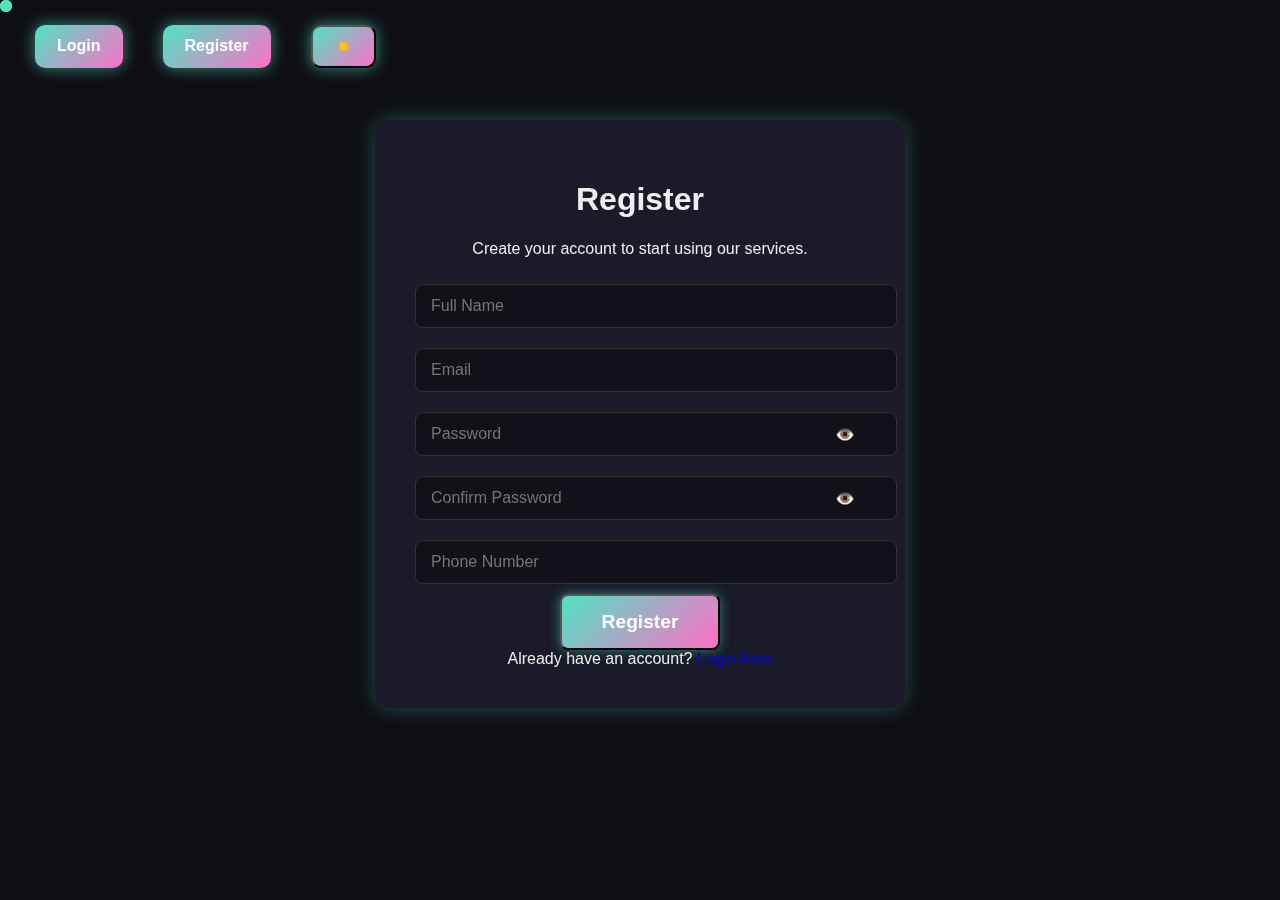
<file: register.html>
﻿<!DOCTYPE html>
<html lang="en">
<head>
<meta charset="UTF-8">
<meta name="viewport" content="width=device-width, initial-scale=1.0">
<title>Register - Moora Studio</title>
<link rel="stylesheet" href="style.css">
</head>
<body>

<div class="floating-dots"><span></span><span></span><span></span><span></span><span></span></div>

<div class="top-left-nav">
    <a href="login.html" class="btn small-btn">Login</a>
    <a href="register.html" class="btn small-btn">Register</a>
    <button id="theme-toggle" class="btn small-btn"></button>
</div>

<div class="form-container">
    <h1>Register</h1>
    <p>Create your account to start using our services.</p>
    <div id="errorMessage" style="color:#ff6ec7;"></div>

    <form id="registerForm">
        <input type="text" id="name" placeholder="Full Name" required>
        <input type="email" id="email" placeholder="Email" required>
        <div class="password-wrapper">
            <input type="password" id="password" placeholder="Password" required>
            <span class="toggle-password">👁️</span>
        </div>
        <div class="password-wrapper">
            <input type="password" id="confirmPassword" placeholder="Confirm Password" required>
            <span class="toggle-confirm-password">👁️</span>
        </div>
        <input type="tel" id="phone" placeholder="Phone Number" required>
        <button type="submit" class="btn btn-large">Register</button>
    </form>

    <div class="redirect">
        Already have an account? <a href="login.html">Login here</a>
    </div>
</div>

<script>
// Theme toggle
const themeToggle = document.getElementById("theme-toggle");
const savedTheme = localStorage.getItem("theme") || "dark";
if(savedTheme === "light") {
    document.body.classList.add("light-theme");
    themeToggle.textContent = "🌙";
} else {
    document.body.classList.remove("light-theme");
    themeToggle.textContent = "☀️";
}

themeToggle.addEventListener("click", () => {
    document.body.classList.toggle("light-theme");
    if(document.body.classList.contains("light-theme")){
        themeToggle.textContent = "🌙";
        localStorage.setItem("theme","light");
    } else {
        themeToggle.textContent = "☀️";
        localStorage.setItem("theme","dark");
    }
});

// Toggle password visibility
document.querySelector(".toggle-password").onclick = () => {
    const input = document.getElementById("password");
    input.type = input.type === "password" ? "text" : "password";
};
document.querySelector(".toggle-confirm-password").onclick = () => {
    const input = document.getElementById("confirmPassword");
    input.type = input.type === "password" ? "text" : "password";
};

// Register logic
const registerForm = document.getElementById('registerForm');
registerForm.addEventListener('submit', (e) => {
    e.preventDefault();
    const name = document.getElementById('name').value.trim();
    const email = document.getElementById('email').value.trim();
    const password = document.getElementById('password').value;
    const confirmPassword = document.getElementById('confirmPassword').value;
    const phone = document.getElementById('phone').value.trim();

    if(password !== confirmPassword){
        document.getElementById('errorMessage').textContent = "Passwords do not match!";
        return;
    }

    const users = JSON.parse(localStorage.getItem('users') || "[]");

    if(users.some(u => u.email === email)){
        document.getElementById('errorMessage').textContent = "Email already exists!";
        return;
    }

    const newUser = { name, email, phone, password, role: "user" };
    users.push(newUser);
    localStorage.setItem('users', JSON.stringify(users));

    alert("Registration successful! Login now.");
    window.location.href = "login.html";
});
</script>
</body>
</html>
</file>
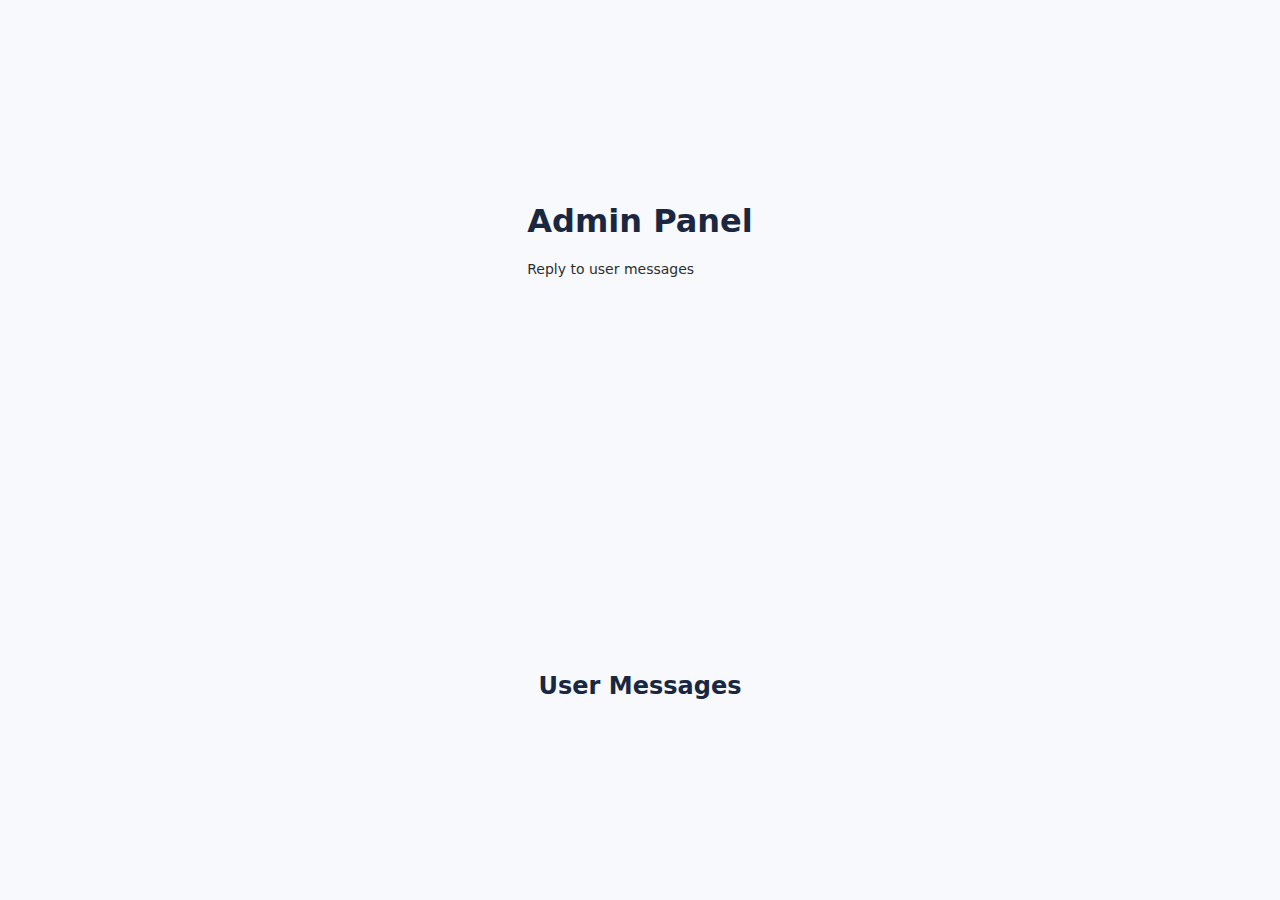
<file: WebApplication1/wwwroot/Admin-Panel.html>
<!DOCTYPE html>
<html lang="en">
<head>
<meta charset="UTF-8">
<meta name="viewport" content="width=device-width, initial-scale=1.0">
<title>Admin Panel - Moora Studio</title>
<link rel="stylesheet" href="style.css">

<style>
.admin-card {
    background: #1c1c27;
    padding: 1.2em;
    margin: 1em 0;
    border-radius: 12px;
    color: #fff;
    border: 1px solid #333;
}
.admin-card h3 { color: #ff6ec7; }
textarea { width: 100%; height: 100px; margin-top: 0.7em; }
</style>

</head>
<body>

<header class="header">
    <h1>Admin Panel</h1>
    <p>Reply to user messages</p>
</header>

<section class="dashboard-container">
    <h2>User Messages</h2>
    <div id="adminMessagesContainer"></div>
</section>

<script>
function loadUserMessages(){
    const msgs = JSON.parse(localStorage.getItem("messages") || "[]");
    const container = document.getElementById("adminMessagesContainer");
    container.innerHTML = "";

    msgs.forEach((msg, index) => {
        const div = document.createElement("div");
        div.classList.add("admin-card");
        div.innerHTML = `
            <h3>${msg.user} (${msg.email})</h3>
            <p><strong>Templates:</strong> ${msg.templates.join(" | ")}</p>
            <p>${msg.message}</p>

            <textarea id="reply-${index}" placeholder="Write reply..."></textarea>
            <button class="btn" onclick="sendReply('${msg.email}', ${index})">Send Reply</button>
        `;

        container.appendChild(div);
    });
}

function sendReply(email, index){
    const textarea = document.getElementById(`reply-${index}`);
    const replyText = textarea.value.trim();

    if(!replyText){
        alert("Reply cannot be empty.");
        return;
    }

    const replies = JSON.parse(localStorage.getItem("adminReplies") || "[]");

    replies.push({
        email: email,
        title: "Admin Response",
        message: replyText
    });

    localStorage.setItem("adminReplies", JSON.stringify(replies));
    alert("Reply sent!");

    textarea.value = "";
}

loadUserMessages();
</script>

</body>
</html>
</file>
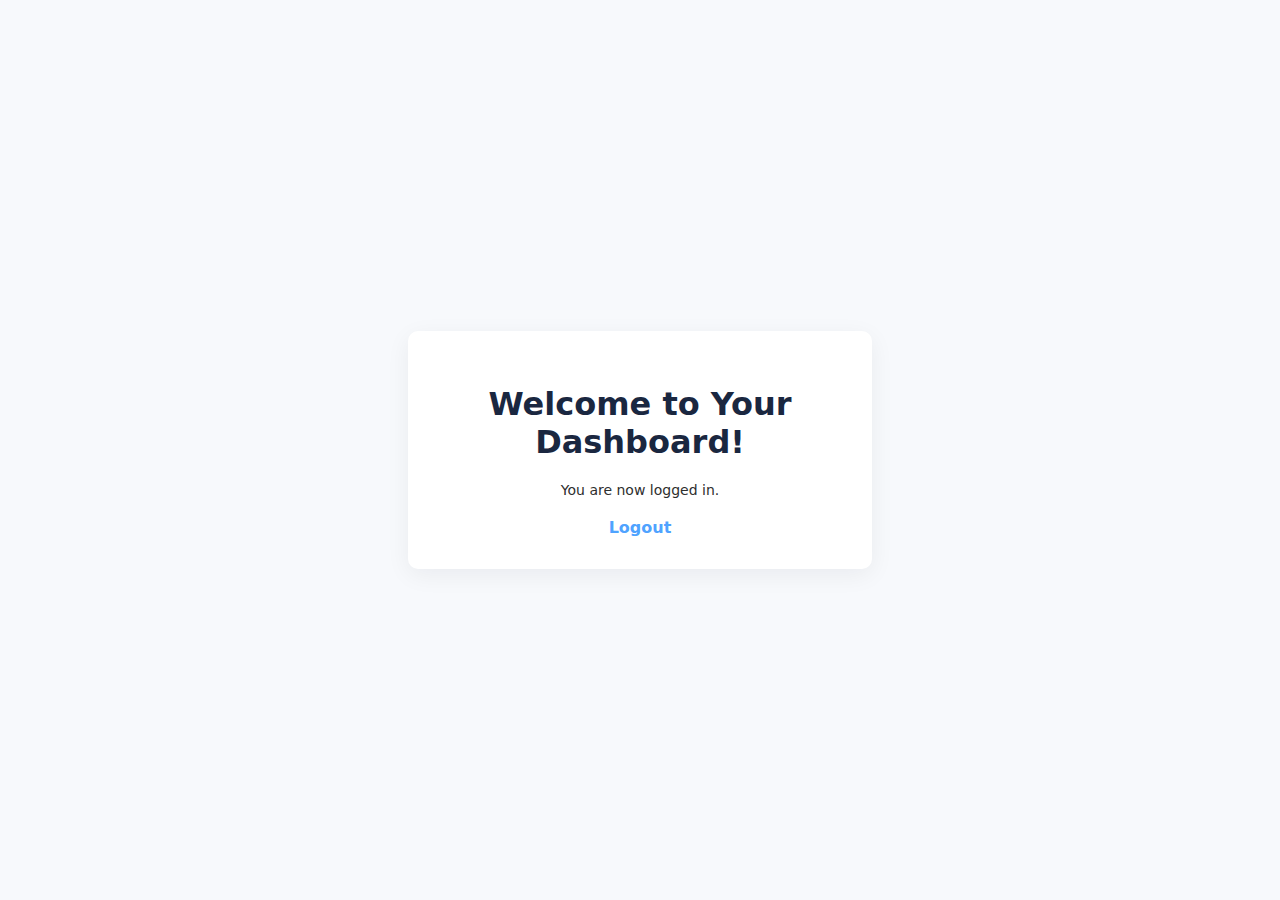
<file: WebApplication1/wwwroot/dashboard.html>
﻿<!DOCTYPE html>
<html lang="en">
<head>
    <meta charset="UTF-8">
    <meta name="viewport" content="width=device-width, initial-scale=1.0">
    <title>Dashboard - Morris App</title>
    <link rel="stylesheet" href="style.css">
</head>
<body>
    <main class="container">
        <h1>Welcome to Your Dashboard!</h1>
        <p>You are now logged in.</p>
        <div class="links">
            <a href="index.html">Logout</a>
        </div>
    </main>
</body>
</html>
</file>
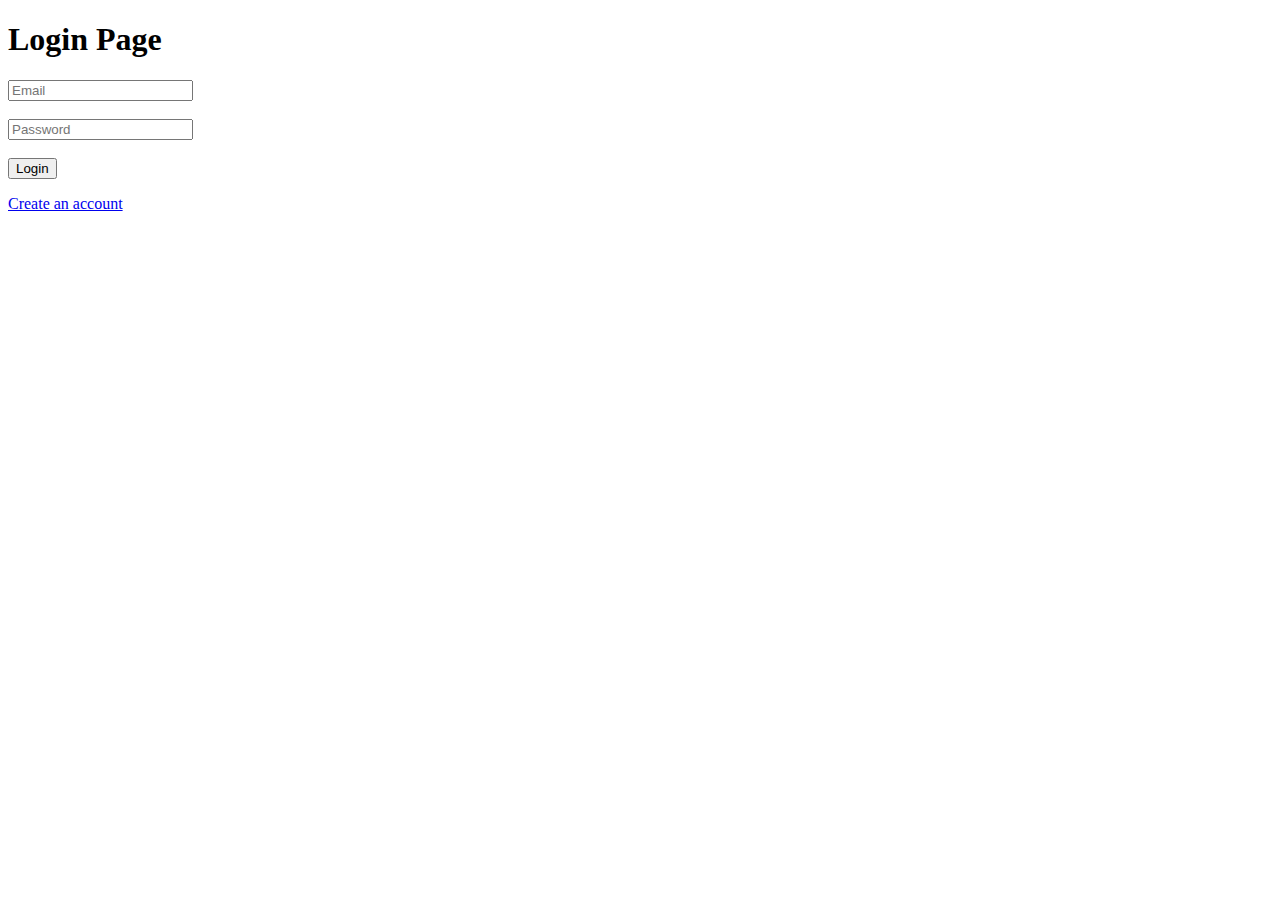
<file: WebApplication1/wwwroot/inbox.html>
<!DOCTYPE html>
<html lang="en">
<head>
<meta charset="UTF-8">
<meta name="viewport" content="width=device-width, initial-scale=1.0">
<title>Inbox - Moora Studio</title>
<link rel="stylesheet" href="style.css">

<style>
/* PRO INBOX DESIGN */

.inbox-container {
    max-width: 900px;
    margin: auto;
    padding: 1.5em;
}

.inbox-title {
    font-size: 2.2rem;
    margin-bottom: 0.5em;
}

.inbox-card {
    background: #1d1d29;
    padding: 1em 1.5em;
    border-radius: 12px;
    margin-bottom: 1.2em;
    border-left: 5px solid #ff6ec7;
    transition: 0.3s;
}

.inbox-card:hover {
    transform: scale(1.02);
}

.inbox-card h3 {
    margin-top: 0;
    font-size: 1.5rem;
    color: #ff9be3;
}

.message-text {
    margin: 0.6em 0;
    font-size: 1rem;
}

.reply-box {
    margin-top: 1em;
    background: #11111b;
    padding: 0.8em;
    border-radius: 8px;
    border-left: 3px solid #62d0ff;
}

.reply-box p {
    margin: 0;
    color: #bceaff;
}

.status-pill {
    padding: 4px 10px;
    border-radius: 50px;
    font-size: 0.8rem;
    font-weight: bold;
    display: inline-block;
}

.status-pending {
    background: orange;
    color: black;
}

.status-replied {
    background: #42ff7b;
    color: black;
}

/* Delete button */
.delBtn {
    margin-top: 1em;
    background: #ff4f6d;
    padding: 6px 12px;
    border-radius: 8px;
    border: none;
    color: white;
    cursor: pointer;
}
.delBtn:hover {
    background: #d93652;
}

/* Badge fix for light theme */
body.light-theme .inbox-card {
    background: #ffffff;
    border-left: 5px solid #e84bbd;
}

</style>
</head>
<body>

<!-- Top Navigation -->
<div class="top-left-nav">
    <a href="dashboard.html" class="btn small-btn">Dashboard</a>

    <button id="theme-toggle" class="btn small-btn">☀️</button>
</div>

<header class="header">
    <h1 class="inbox-title">Your Inbox</h1>
    <p class="tagline">Messages sent to Moora Studio and admin replies</p>
</header>

<div class="inbox-container" id="inboxContainer">
    <!-- Messages auto-generated by JavaScript -->
</div>

<script>
// Theme toggle
const themeToggle = document.getElementById("theme-toggle");
const savedTheme = localStorage.getItem("theme") || "dark";

if(savedTheme === "light") {
    document.body.classList.add("light-theme");
    themeToggle.textContent = "🌙";
} else {
    themeToggle.textContent = "☀️";
}

themeToggle.addEventListener("click", () => {
    document.body.classList.toggle("light-theme");
    if(document.body.classList.contains("light-theme")){
        themeToggle.textContent = "🌙";
        localStorage.setItem("theme","light");
    } else {
        themeToggle.textContent = "☀️";
        localStorage.setItem("theme","dark");
    }
});

// Load user
const user = JSON.parse(sessionStorage.getItem("user"));
if(!user) window.location.href = "login.html";

// Inbox logic
function loadInbox(){
    const inbox = JSON.parse(localStorage.getItem("inbox") || "[]");
    const userInbox = inbox.filter(x => x.email === user.email);

    const container = document.getElementById("inboxContainer");
    container.innerHTML = "";

    if(userInbox.length === 0){
        container.innerHTML = `<p>No messages yet.</p>`;
        return;
    }

    userInbox.forEach((msg, index) => {
        const card = document.createElement("div");
        card.classList.add("inbox-card");

        const status = msg.reply ? 
            `<span class="status-pill status-replied">Replied</span>` :
            `<span class="status-pill status-pending">Pending</span>`;

        card.innerHTML = `
            <h3>${msg.templates.join(" | ")} ${status}</h3>
            <p class="message-text"><strong>Your Message:</strong><br>${msg.message}</p>

            ${msg.reply ? `
                <div class="reply-box">
                    <p><strong>Admin Reply:</strong></p>
                    <p>${msg.reply}</p>
                </div>` 
            : ``}

            <button class="delBtn" onclick="deleteMsg(${index})">Delete</button>
        `;

        container.appendChild(card);
    });
}

function deleteMsg(i){
    let inbox = JSON.parse(localStorage.getItem("inbox") || "[]");
    let userInbox = inbox.filter(x => x.email === user.email);
    let target = userInbox[i];

    let actualIndex = inbox.findIndex(m => 
        m.email === target.email &&
        m.message === target.message &&
        JSON.stringify(m.templates) === JSON.stringify(target.templates)
    );

    if(actualIndex > -1){
        inbox.splice(actualIndex, 1);
        localStorage.setItem("inbox", JSON.stringify(inbox));
    }

    loadInbox();
}

loadInbox();
</script>

</body>
</html>
</file>
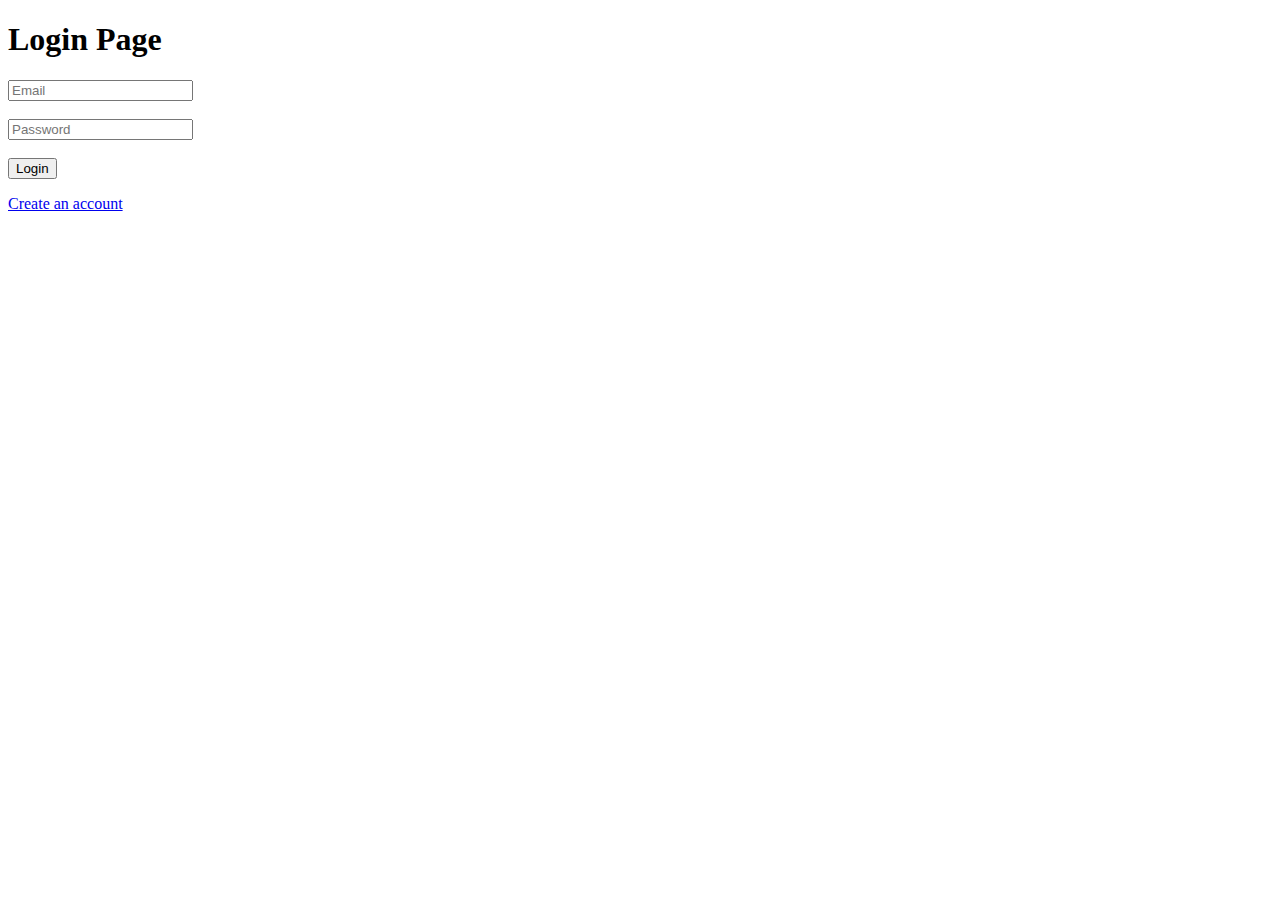
<file: WebApplication1/wwwroot/login.html>
﻿<!DOCTYPE html>
<html lang="en">
<head>
    <meta charset="UTF-8">
    <meta name="viewport" content="width=device-width, initial-scale=1.0">
    <title>Login - Morris App</title>
</head>
<body>
    <h1>Login Page</h1>
    <input type="email" id="loginEmail" placeholder="Email">
    <br><br>
    <input type="password" id="loginPassword" placeholder="Password">
    <br><br>
    <button onclick="loginUser()">Login</button>
    <p><a href="register.html">Create an account</a></p>
</body>
</html>
</file>
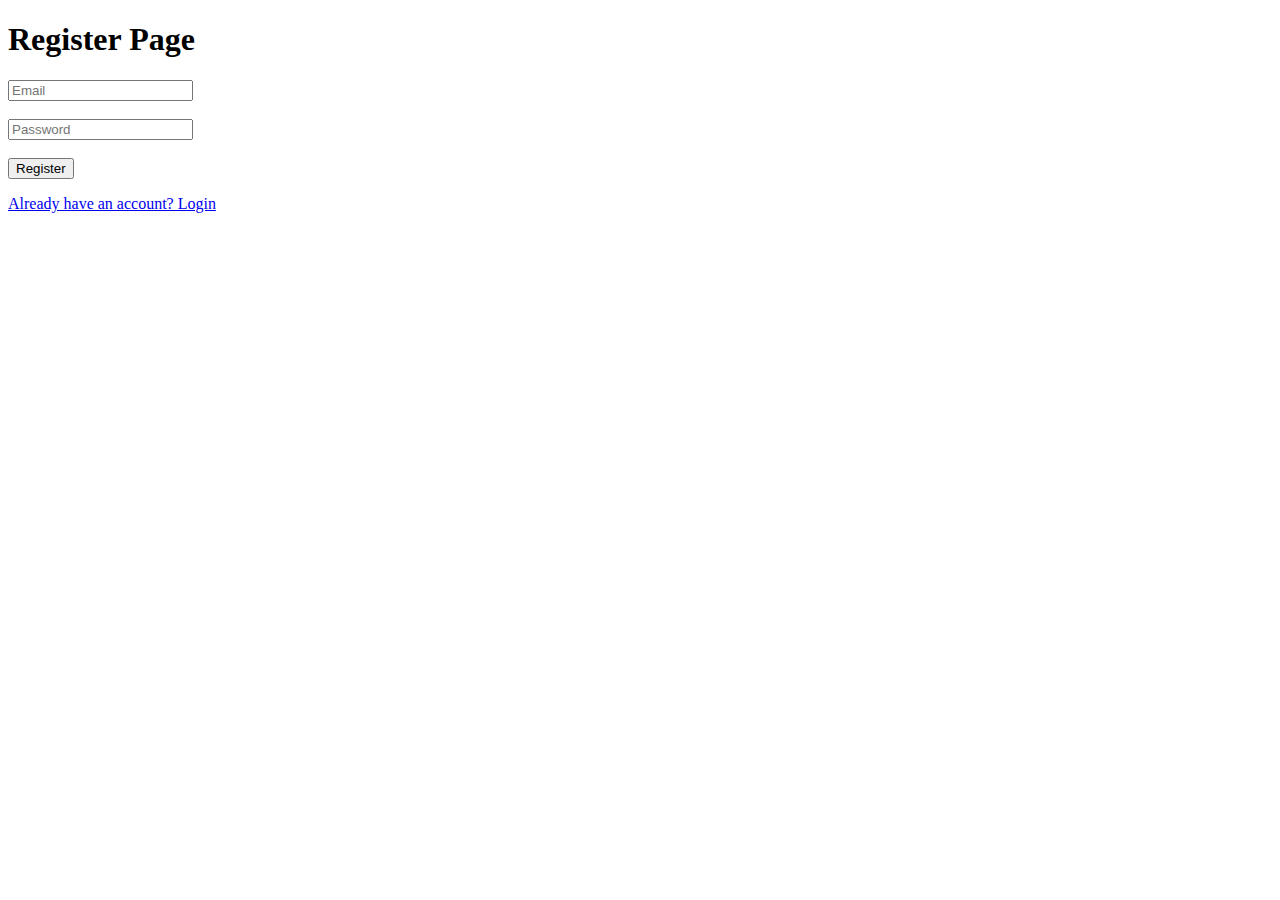
<file: WebApplication1/wwwroot/register.html>
﻿<!DOCTYPE html>
<html lang="en">
<head>
    <meta charset="UTF-8">
    <meta name="viewport" content="width=device-width, initial-scale=1.0">
    <title>Register - Morris App</title>
</head>
<body>
    <h1>Register Page</h1>
    <input type="email" id="regEmail" placeholder="Email">
    <br><br>
    <input type="password" id="regPassword" placeholder="Password">
    <br><br>
    <button onclick="registerUser()">Register</button>
    <p><a href="login.html">Already have an account? Login</a></p>
</body>
</html>
</file>
<file: style.css>
/* ---------------------- Global Styles ---------------------- */
body {
    font-family: 'Arial', sans-serif;
    margin: 0;
    padding: 0;
    background-color: #0f0f15;
    color: #eee;
    text-align: center;
    transition: background 0.3s, color 0.3s;
}

body.light-theme {
    background-color: #f5f5f5;
    color: #222;
}

/* ---------------------- Top Left Navigation ---------------------- */
.top-left-nav {
    position: fixed;
    top: 25px;
    left: 25px;
    display: flex;
    gap: 20px;
    z-index: 999;
}

.top-left-nav .small-btn {
    background: linear-gradient(135deg, #50e3c2, #ff6ec7);
    color: #fff;
    padding: 12px 22px;
    border-radius: 10px;
    text-decoration: none;
    font-weight: bold;
    transition: all 0.3s ease;
    box-shadow: 0 0 15px rgba(80,227,194,0.6);
    cursor: pointer;
}

.top-left-nav .small-btn:hover {
    transform: scale(1.12);
    box-shadow: 0 0 25px rgba(255,110,199,0.9);
}

/* ---------------------- Floating Dots Background ---------------------- */
.floating-dots {
    position: fixed;
    top: 0;
    left: 0;
    width: 100%;
    height: 100%;
    pointer-events: none;
    overflow: hidden;
    z-index: -1;
}

.floating-dots span {
    position: absolute;
    display: block;
    width: 12px;
    height: 12px;
    background: rgba(80,227,194,0.7);
    border-radius: 50%;
    animation: float 15s linear infinite;
}

@keyframes float {
    0% { transform: translateY(0) translateX(0); opacity: 1; }
    50% { transform: translateY(-600px) translateX(50px); opacity: 0.6; }
    100% { transform: translateY(-1200px) translateX(0); opacity: 0; }
}

/* ---------------------- Header / Landing Hero ---------------------- */
.header {
    padding: 100px 20px;
    background: linear-gradient(135deg, #0d0d12, #1a1a28);
    color: #fff;
    box-shadow: 0 4px 10px rgba(0,0,0,0.3);
    text-align: center;
}

body.light-theme .header {
    background: #f5f5f5;
    color: #222;
}

.header h1 {
    margin: 0;
    font-size: 3rem;
    font-weight: bold;
    background: linear-gradient(270deg, #50e3c2, #ff6ec7, #50e3c2);
    background-size: 600% 600%;
    -webkit-background-clip: text;
    -webkit-text-fill-color: transparent;
    animation: gradientMove 6s ease infinite;
}

@keyframes gradientMove {
    0% { background-position: 0% 50%; }
    50% { background-position: 100% 50%; }
    100% { background-position: 0% 50%; }
}

.header .tagline {
    margin-top: 15px;
    font-size: 1.2rem;
    color: #aaa;
    animation: pulse 2.5s ease-in-out infinite;
}

body.light-theme .header .tagline {
    color: #555;
}

@keyframes pulse {
    0%, 100% { opacity: 1; }
    50% { opacity: 0.6; }
}

/* ---------------------- Buttons ---------------------- */
.btn {
    text-decoration: none;
    background: linear-gradient(135deg, #50e3c2, #ff6ec7);
    color: #fff;
    padding: 12px 30px;
    border-radius: 8px;
    margin: 0 10px;
    font-weight: bold;
    transition: all 0.3s;
    box-shadow: 0 0 12px rgba(80,227,194,0.5);
    cursor: pointer;
}

.btn:hover {
    transform: scale(1.08);
    box-shadow: 0 0 20px rgba(255,110,199,0.8);
}

.btn-large {
    font-size: 1.2rem;
    padding: 15px 40px;
}

/* ---------------------- Forms (Login/Register) ---------------------- */
.form-container {
    max-width: 450px;
    margin: 120px auto 50px;
    background-color: #1a1a28;
    padding: 40px;
    border-radius: 15px;
    box-shadow: 0 0 20px rgba(80,227,194,0.3);
}

body.light-theme .form-container {
    background-color: #fff;
    color: #222;
}

.form-container input,
textarea {
    width: 100%;
    padding: 12px 15px;
    margin: 10px 0;
    border-radius: 8px;
    border: 1px solid #333;
    background-color: #11111a;
    color: #eee;
    font-size: 1rem;
    resize: none;
}

body.light-theme .form-container input,
body.light-theme textarea {
    background-color: #f5f5f5;
    border: 1px solid #ccc;
    color: #222;
}

.password-wrapper {
    position: relative;
}

.password-wrapper .toggle-password,
.password-wrapper .toggle-confirm-password {
    position: absolute;
    right: 10px;
    top: 50%;
    transform: translateY(-50%);
    cursor: pointer;
}

/* ---------------------- Features Section ---------------------- */
.features {
    padding: 70px 20px;
    background: #11111a;
}

body.light-theme .features {
    background: #eee;
    color: #222;
}

.features h2 {
    font-size: 2.2rem;
    margin-bottom: 40px;
    color: #50e3c2;
}

body.light-theme .features h2 {
    color: #00a891;
}

.feature-cards {
    display: flex;
    justify-content: center;
    gap: 22px;
    flex-wrap: wrap;
}

.feature-card {
    flex: 1 1 260px;
    min-width: 200px;
    max-width: 320px;
    background: #1a1a28;
    padding: 30px;
    border-radius: 16px;
    transition: 0.3s;
    box-shadow: 0 0 14px rgba(80,227,194,0.25);
}

body.light-theme .feature-card {
    background: #fff;
    color: #222;
    box-shadow: 0 0 14px rgba(0,0,0,0.1);
}

.feature-card:hover {
    transform: translateY(-8px);
    box-shadow: 0 0 26px rgba(255,110,199,0.6);
}

.feature-icon {
    font-size: 3.2rem;
    margin-bottom: 12px;
}

/* ---------------------- Offer Section ---------------------- */
.what-we-offer {
    padding: 70px 20px;
    background-color: #0f0f15;
}

body.light-theme .what-we-offer {
    background: #f9f9f9;
    color: #222;
}

.offer-cards {
    display: grid;
    grid-template-columns: repeat(auto-fit, minmax(280px, 1fr));
    gap: 30px;
}

.offer-card {
    background-color: #1a1a28;
    padding: 40px 25px;
    border-radius: 20px;
    box-shadow: 0 0 15px rgba(80,227,194,0.3);
    transition: 0.3s;
    text-align: center;
}

body.light-theme .offer-card {
    background-color: #fff;
    color: #222;
    box-shadow: 0 0 12px rgba(0,0,0,0.1);
}

.offer-card:hover {
    transform: translateY(-12px);
    box-shadow: 0 0 28px rgba(255,110,199,0.7);
}

.offer-icon {
    font-size: 4rem;
    margin-bottom: 20px;
}

/* ---------------------- CTA Section ---------------------- */
.cta {
    padding: 60px 20px;
    background: #11111a;
}

body.light-theme .cta {
    background: #eee;
    color: #222;
}

.cta h2 {
    font-size: 2rem;
    margin-bottom: 25px;
    color: #50e3c2;
}

body.light-theme .cta h2 {
    color: #00a891;
}

/* ---------------------- Dashboard & Admin ---------------------- */
.dashboard-container {
    padding: 50px 20px;
    display: flex;
    flex-direction: column;
    gap: 50px;
    max-width: 1200px;
    margin: auto;
}

.dashboard-section h2 {
    font-size: 2rem;
    color: #50e3c2;
    margin-bottom: 25px;
    text-align: left;
}

body.light-theme .dashboard-section h2 {
    color: #00a891;
}

.dashboard-cards {
    display: grid;
    grid-template-columns: repeat(auto-fit, minmax(250px, 1fr));
    gap: 25px;
}

.dashboard-card {
    background-color: #1a1a28;
    padding: 30px;
    border-radius: 20px;
    color: #fff;
    font-weight: bold;
    font-size: 1.1rem;
    box-shadow: 0 0 20px rgba(80,227,194,0.3);
    transition: transform 0.3s, box-shadow 0.3s;
    cursor: pointer;
    text-align: center;
}

body.light-theme .dashboard-card {
    background-color: #fff;
    color: #222;
    box-shadow: 0 0 15px rgba(0,0,0,0.1);
}

.dashboard-card:hover {
    transform: translateY(-8px);
    box-shadow: 0 0 28px rgba(255,110,199,0.6);
}

.messages-container {
    background-color: #1a1a28;
    padding: 25px;
    border-radius: 20px;
    min-height: 180px;
    box-shadow: 0 0 18px rgba(80,227,194,0.3);
    overflow-y: auto;
}

body.light-theme .messages-container {
    background-color: #fff;
    color: #222;
    box-shadow: 0 0 15px rgba(0,0,0,0.1);
}

.messages-container textarea {
    width: 100%;
    height: 140px;
    margin-top: 15px;
    padding: 15px;
    border-radius: 10px;
    border: 1px solid #333;
    background-color: #11111a;
    color: #eee;
    font-size: 1rem;
}

body.light-theme .messages-container textarea {
    background-color: #f5f5f5;
    border: 1px solid #ccc;
    color: #222;
}

.messages-container button {
    margin-top: 15px;
    width: 100%;
    font-weight: bold;
}

.placeholder {
    color: #ccc;
    font-style: italic;
}

body.light-theme .placeholder {
    color: #555;
}

/* ---------------------- Footer ---------------------- */
.footer {
    background: #0a0a0c;
    padding: 45px 20px;
    color: white;
    margin-top: 70px;
}

body.light-theme .footer {
    background: #ddd;
    color: #222;
}

.social-icons a {
    margin: 0 12px;
    font-size: 2rem;
    color: #50e3c2;
    transition: 0.3s;
}

body.light-theme .social-icons a {
    color: #00a891;
}

.social-icons a:hover {
    color: #ff6ec7;
    transform: scale(1.3) rotate(4deg);
}

/* ---------------------- Responsive ---------------------- */
@media (max-width: 1024px) {
    .feature-cards, .offer-cards {
        flex-direction: column;
        align-items: center;
    }
}

@media (max-width: 768px) {
    .dashboard-cards {
        grid-template-columns: 1fr 1fr;
    }
    .top-left-nav {
        flex-direction: column;
        gap: 10px;
    }
}

@media (max-width: 500px) {
    .dashboard-cards {
        grid-template-columns: 1fr;
    }
    .feature-card, .offer-card {
        width: 90%;
    }
}
</file>
<file: WebApplication1/wwwroot/style.css>
﻿:root {
    --navy: #1A2740;
    --sky: #4FA3FF;
    --text: #2E2E2E;
    --bg: #ffffff;
    font-family: 'Poppins', system-ui, Arial, sans-serif;
}

body {
    margin: 0;
    min-height: 100vh;
    display: grid;
    place-items: center;
    background: #f7f9fc;
    color: var(--text);
}

.container {
    text-align: center;
    padding: 32px;
    background: var(--bg);
    border-radius: 10px;
    box-shadow: 0 6px 24px rgba(10,10,30,0.06);
    max-width: 400px;
    width: 90%;
}

h1, h2 {
    color: var(--navy);
}

input {
    width: 90%;
    padding: 10px;
    margin: 8px 0;
    border-radius: 6px;
    border: 1px solid #ccc;
    font-size: 16px;
}

button {
    padding: 10px 20px;
    border: none;
    border-radius: 8px;
    background: var(--navy);
    color: #fff;
    font-size: 16px;
    cursor: pointer;
    margin-top: 12px;
}

    button:hover {
        background: var(--sky);
    }

.links a, p a {
    color: var(--sky);
    text-decoration: none;
    font-weight: 600;
}

    .links a:hover, p a:hover {
        text-decoration: underline;
    }

.links {
    margin-top: 20px;
}

p {
    margin-top: 16px;
    font-size: 14px;
}
</file>
